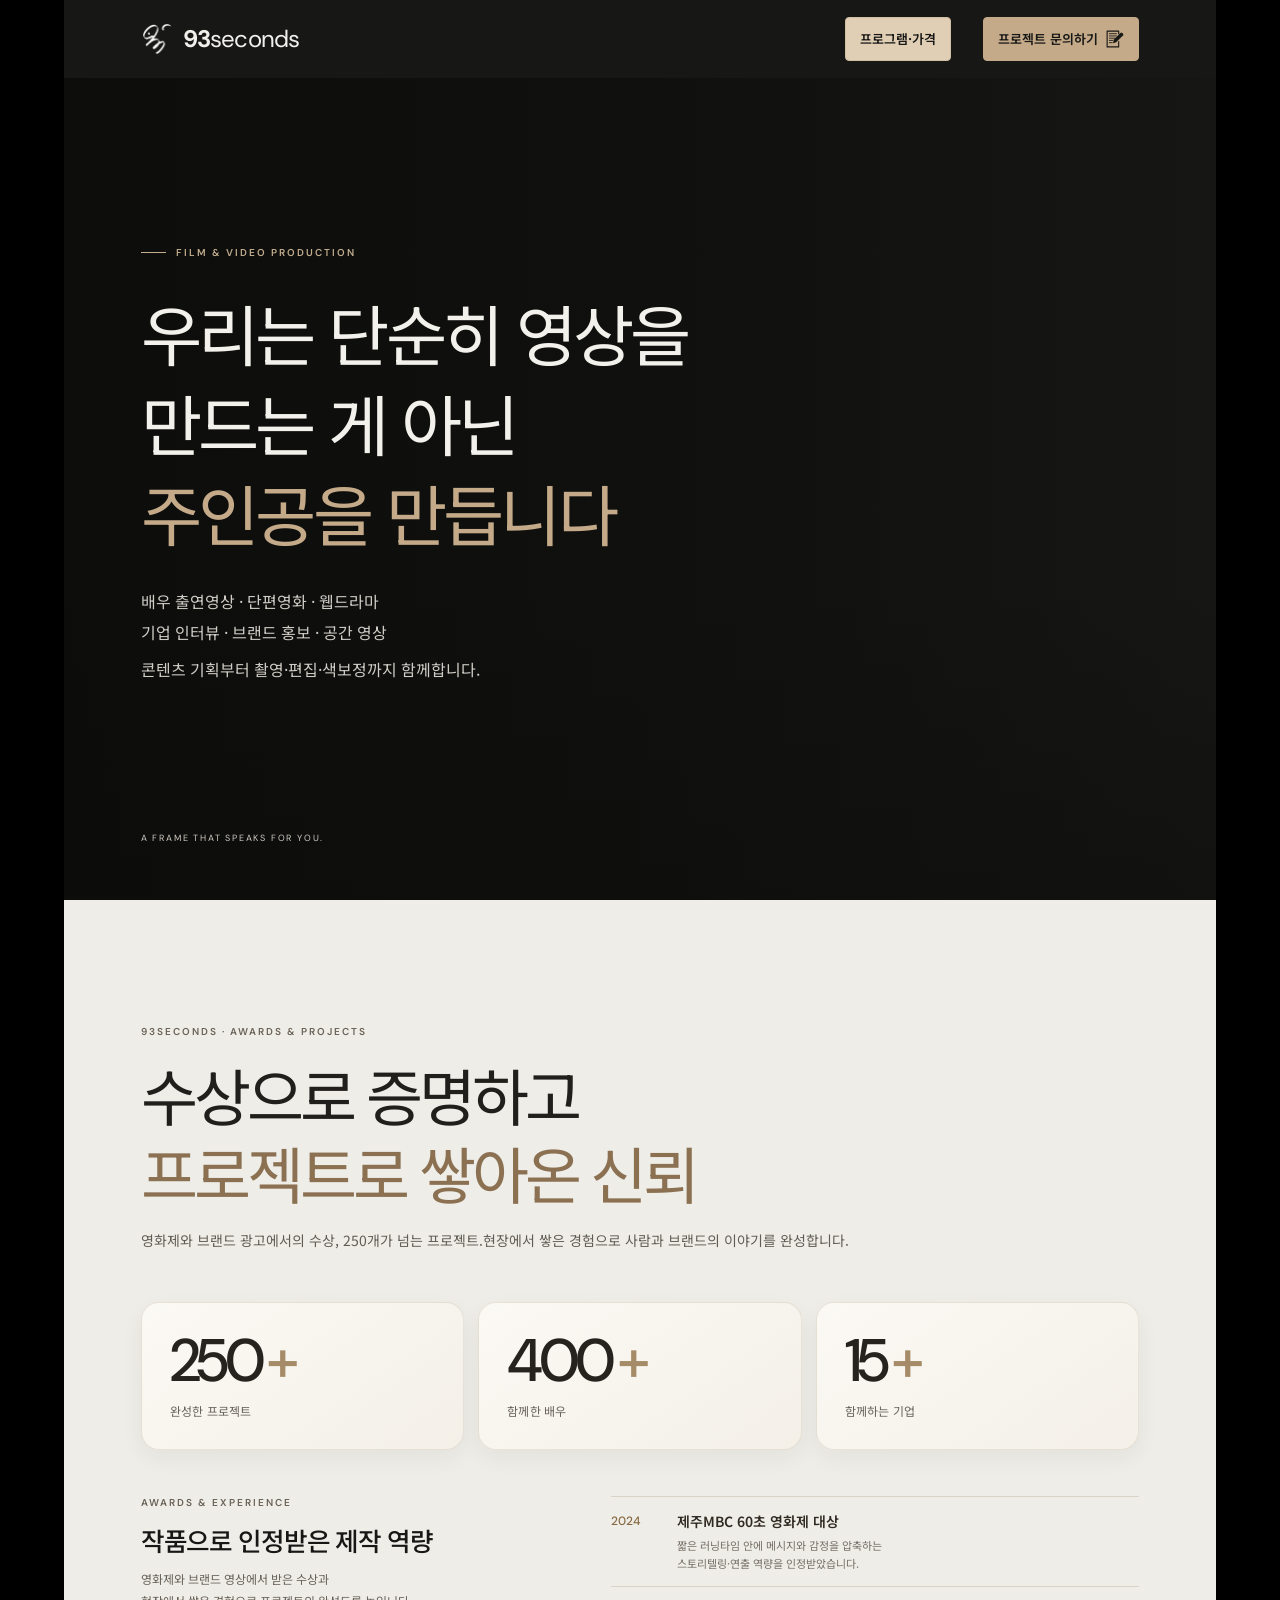
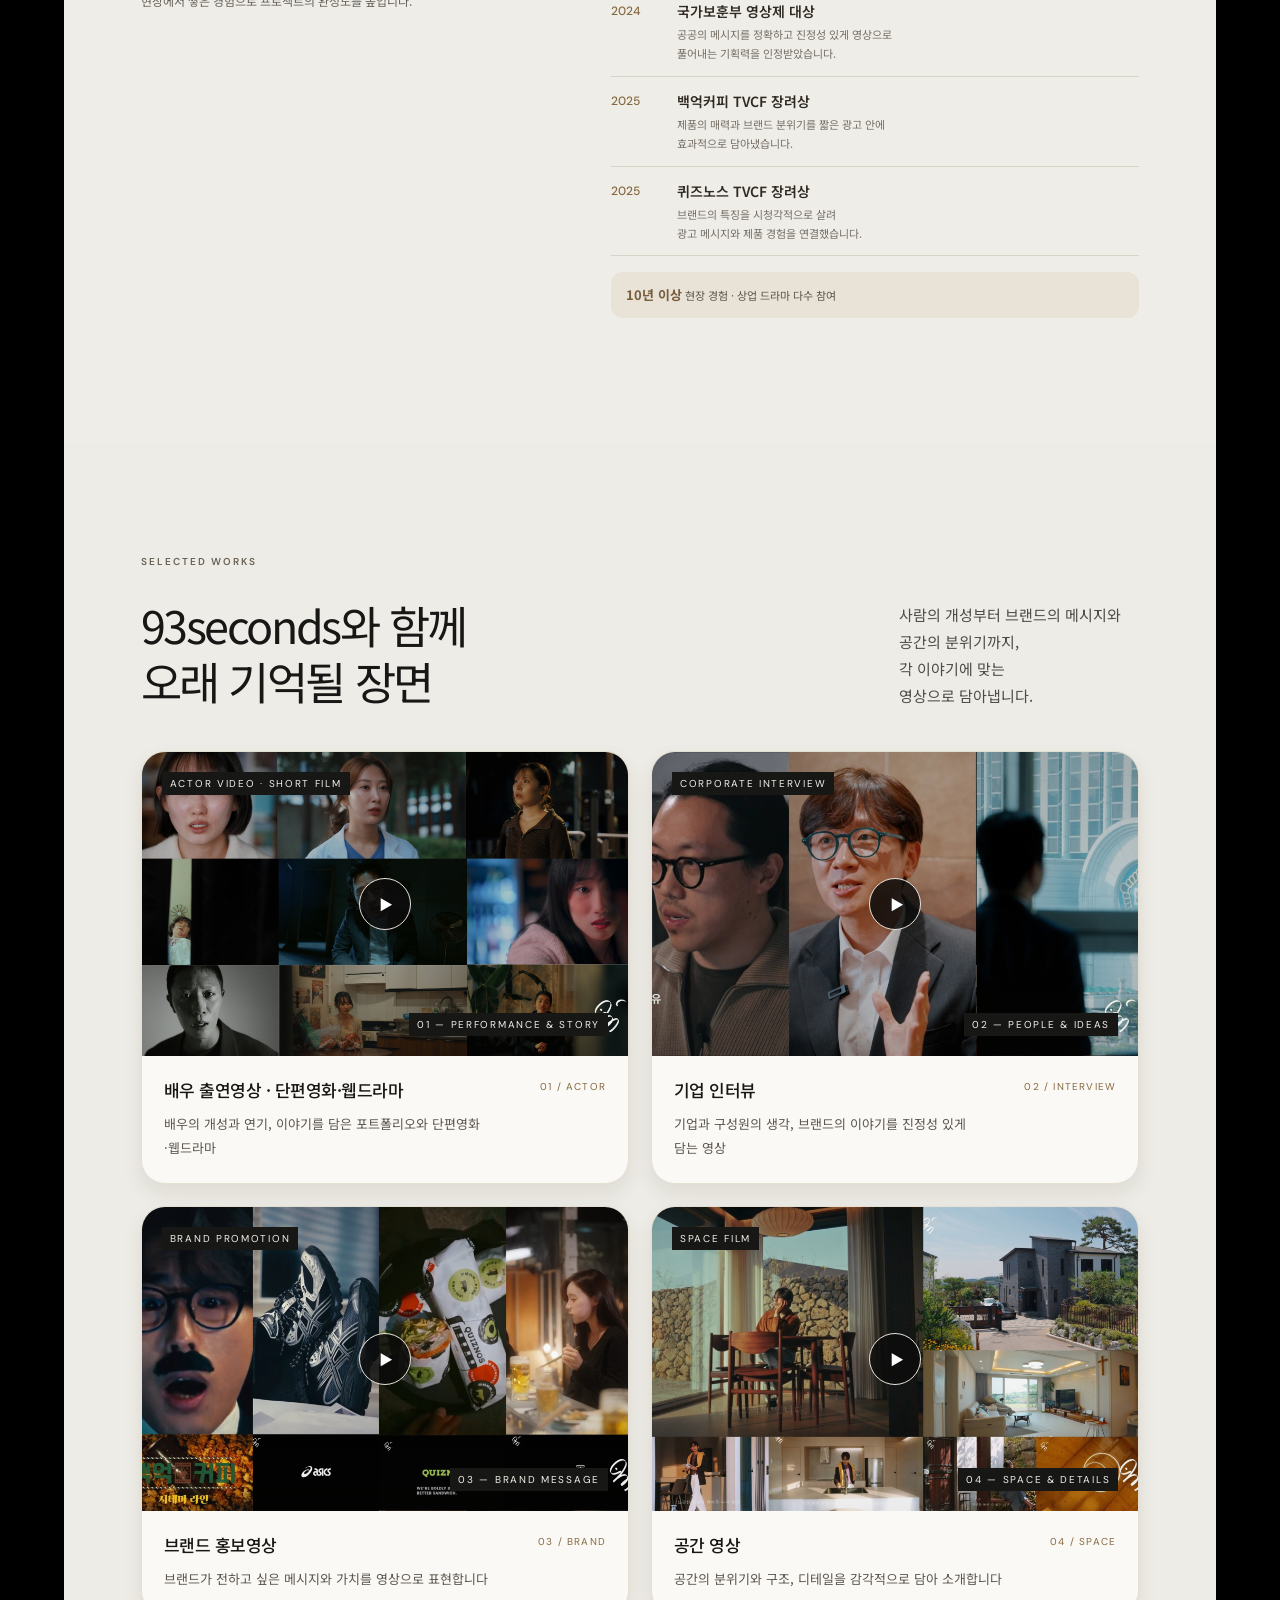
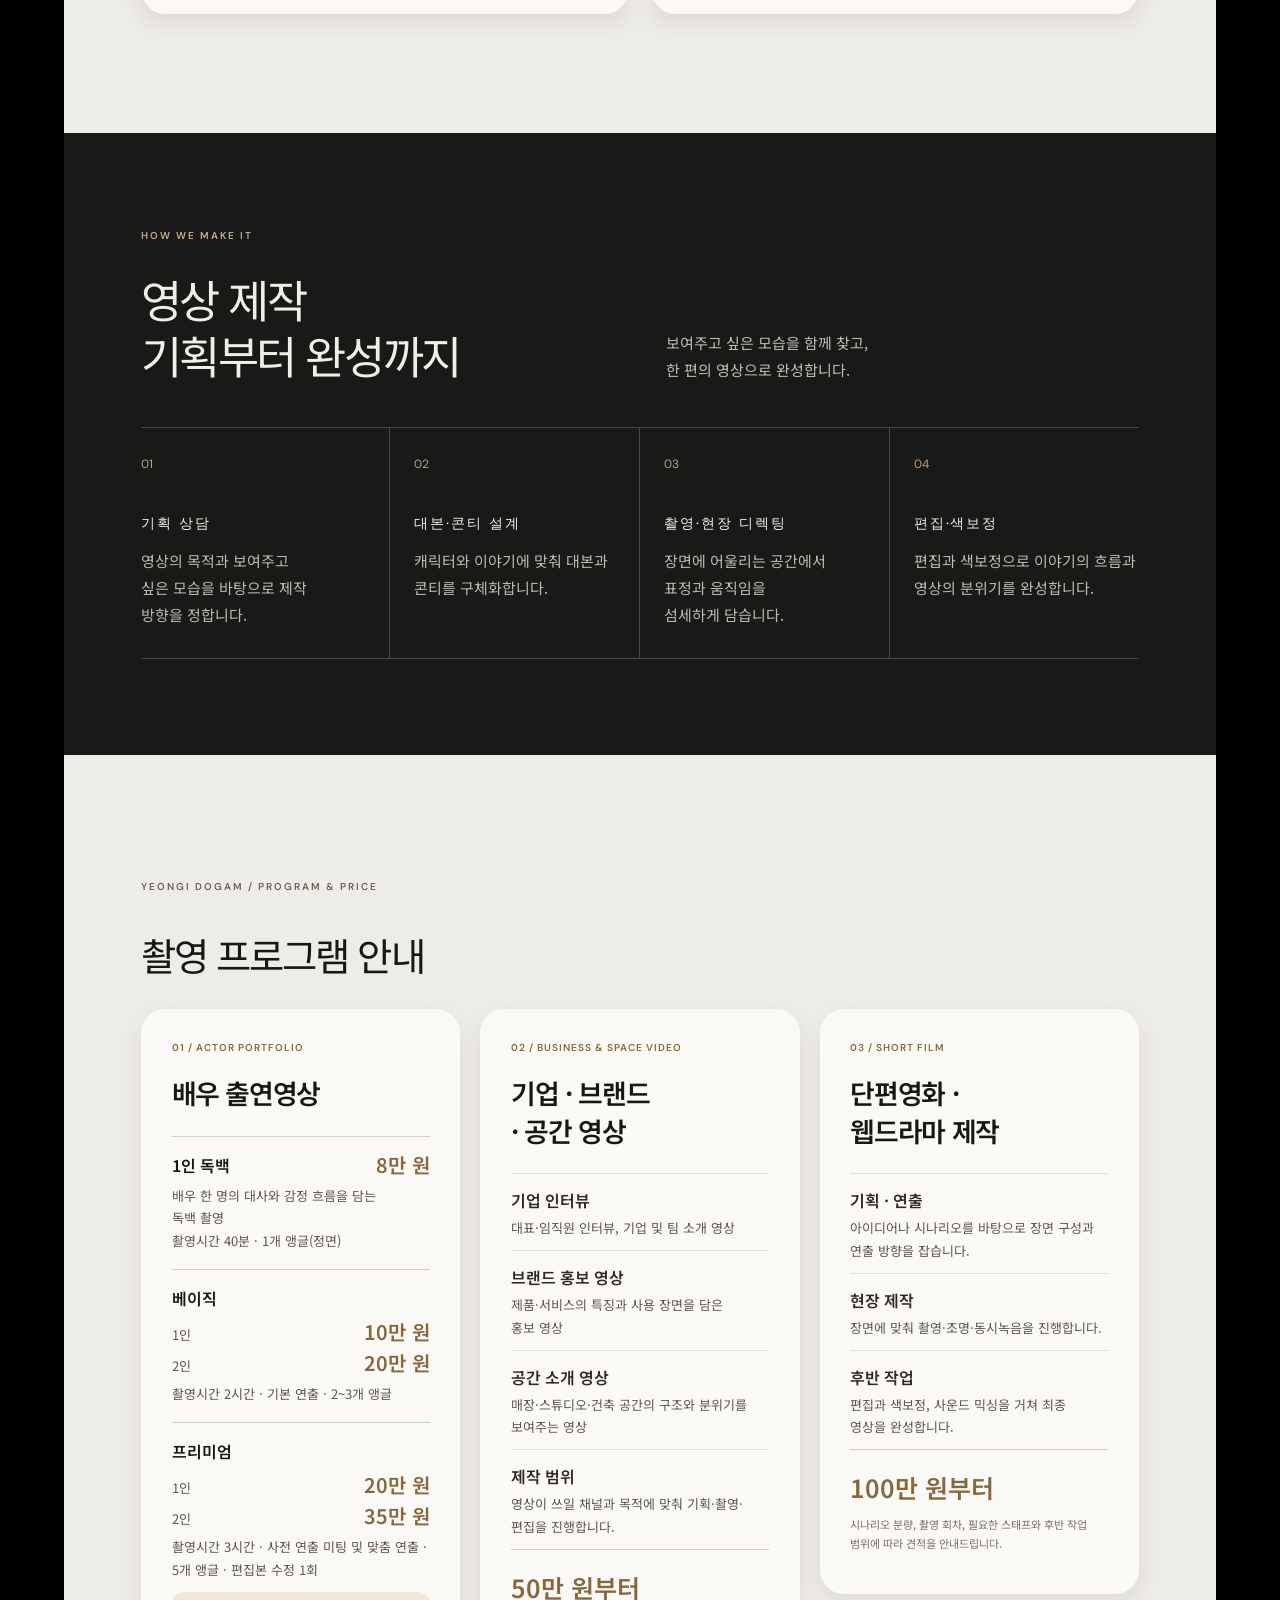
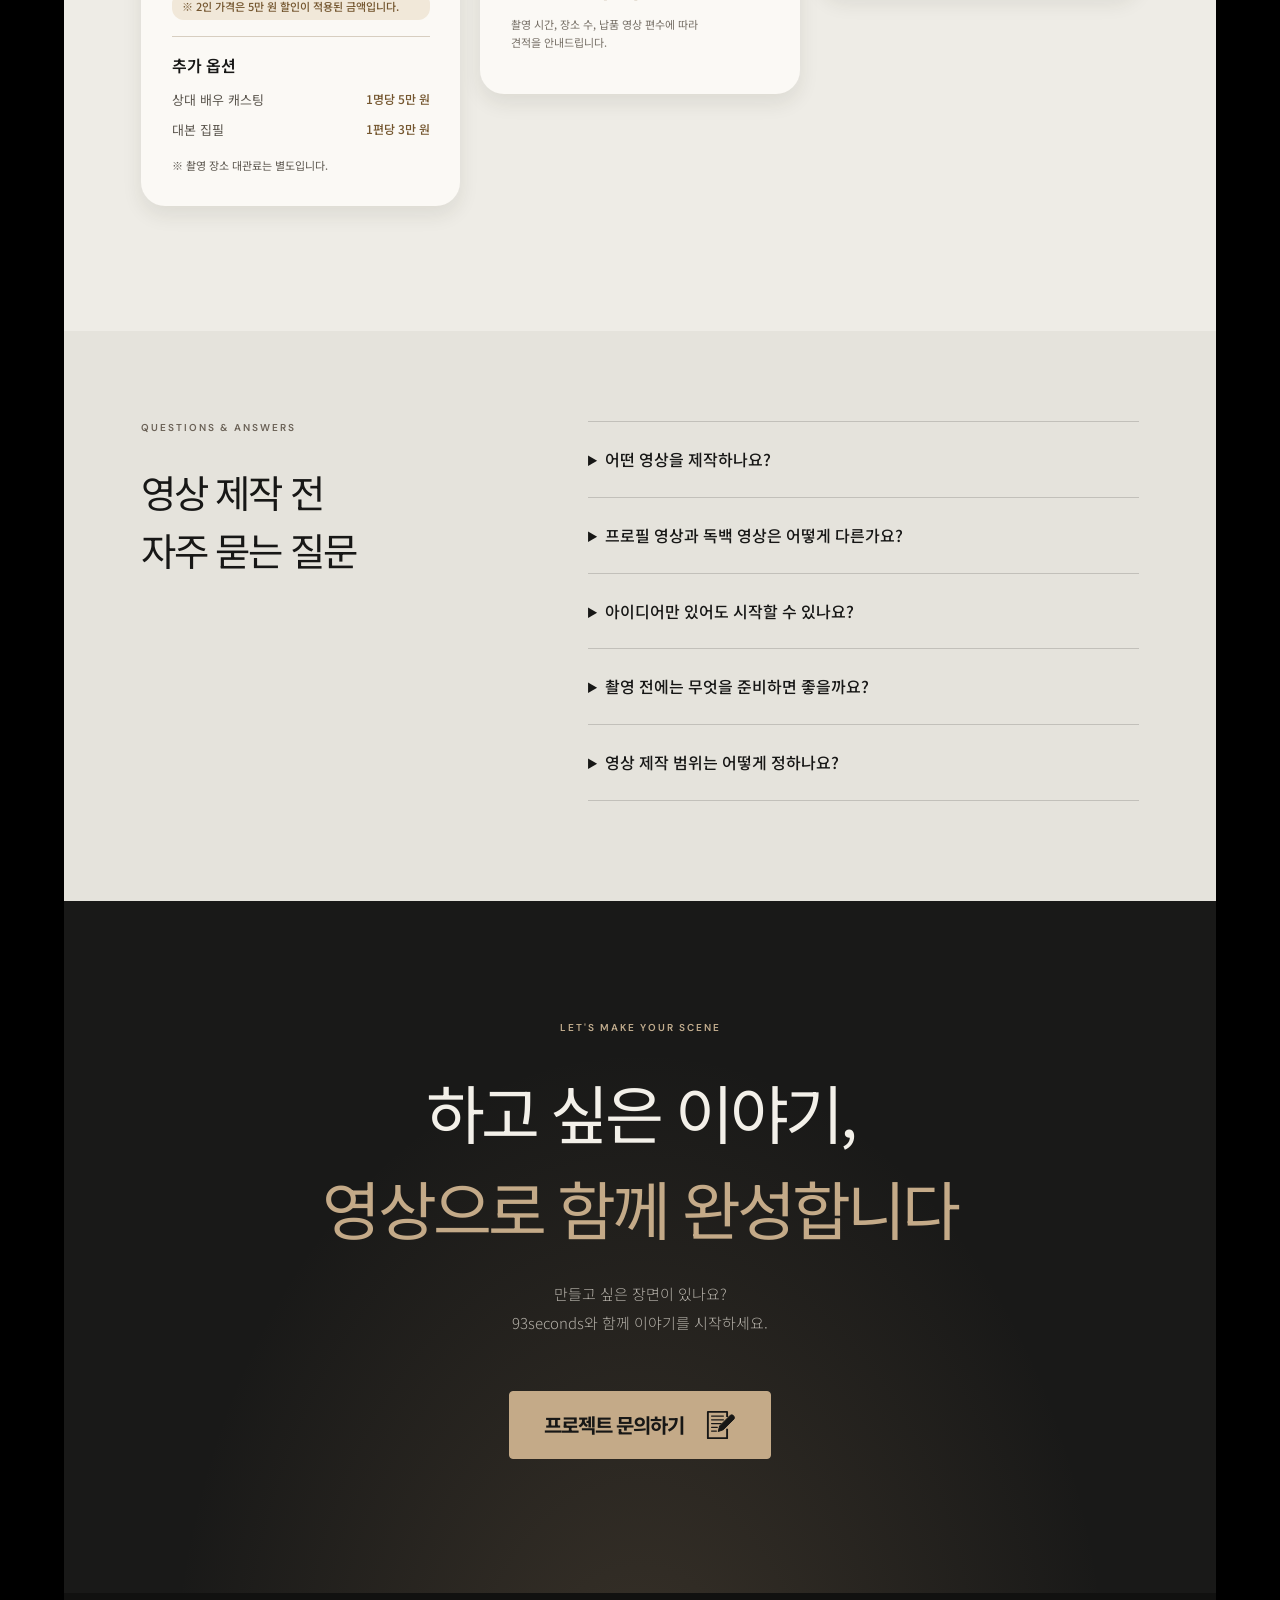
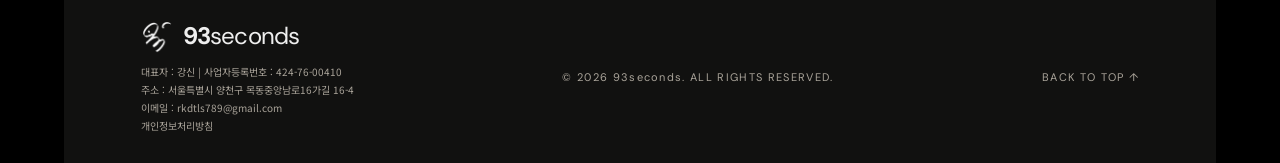
<file: index.html>
<!doctype html>
<html lang="ko" data-type="service" data-motion>
<head>
  <meta charset="utf-8">
  <!-- Google Tag Manager -->
  <script>
    window.dataLayer = window.dataLayer || [];
    (function(w,d,s,l,i){w[l].push({'gtm.start':new Date().getTime(),event:'gtm.js'});var f=d.getElementsByTagName(s)[0],j=d.createElement(s),dl=l!=='dataLayer'?'&l='+l:'';j.async=true;j.src='https://www.googletagmanager.com/gtm.js?id='+i+dl;f.parentNode.insertBefore(j,f);})(window,document,'script','dataLayer','GTM-MM2CS8WP');
  </script>
  <!-- End Google Tag Manager -->
  <script>
    // Start fresh visits and reloads at the hero, including Safari's restored pages.
    (() => {
      const navigation = performance.getEntriesByType('navigation')[0];
      const isReload = navigation?.type === 'reload';
      const startAtTop = isReload || !location.hash || location.hash === '#top';
      if ('scrollRestoration' in history) history.scrollRestoration = 'manual';
      if (!startAtTop) return; // Preserve deliberately shared section links.
      if (isReload && location.hash) {
        history.replaceState(history.state, '', location.pathname + location.search);
      }
      let interacted = false;
      const markInteraction = () => { interacted = true; };
      const interactionEvents = ['touchstart', 'pointerdown', 'wheel', 'keydown'];
      interactionEvents.forEach(type => addEventListener(type, markInteraction, { passive: true }));
      const resetScroll = () => {
        if (interacted) return;
        const root = document.documentElement;
        const previous = root.style.scrollBehavior;
        root.style.scrollBehavior = 'auto';
        try {
          window.scrollTo({ top: 0, left: 0, behavior: 'instant' });
        } catch {
          // Older WebViews may only accept auto/smooth.
          void root.offsetHeight;
          window.scrollTo(0, 0);
        }
        root.style.scrollBehavior = previous;
      };
      resetScroll();
      addEventListener('DOMContentLoaded', resetScroll, { once: true });
      addEventListener('pageshow', event => {
        // Only a BFCache return starts a new visit within this document.
        if (event.persisted) interacted = false;
        resetScroll();
        requestAnimationFrame(resetScroll);
      });
    })();
  </script>
  <meta name="viewport" content="width=device-width, initial-scale=1">
  <meta name="format-detection" content="telephone=no,address=no,email=no">
  <meta name="theme-color" content="#111111">
  <link rel="icon" type="image/png" href="assets/favicon.png" sizes="64x64">
  <meta name="page-type" content="service">
  <meta name="site-kind" content="other">
  <meta name="description" content="배우 출연 영상·연기도감, 단편영화·웹드라마, 기업 인터뷰, 브랜드 홍보, 공간 영상을 기획부터 촬영·편집·색보정까지 제작합니다. 배우 독백 8만 원부터, 기업·브랜드·공간 영상 50만 원부터, 단편영화·웹드라마 100만 원부터.">
  <link rel="canonical" href="https://93seconds.co.kr/">
  <meta name="google-site-verification" content="VyxayL0rVI0Q7PRUWPGeNTd9UmvBeJ8Oa9zz2C3gkRI">
  <meta name="google-site-verification" content="M8FVTDQkC4IJYE9h_Bh1Hg6TI8rUGRdKox-7gluAtPs">
  <meta property="og:type" content="website">
  <meta property="og:locale" content="ko_KR">
  <meta property="og:site_name" content="93seconds">
  <meta property="og:title" content="93seconds | 배우·단편영화·웹드라마·기업·브랜드·공간 영상 제작">
  <meta property="og:description" content="배우 출연 영상·연기도감, 단편영화·웹드라마, 기업 인터뷰, 브랜드 홍보, 공간 영상을 기획부터 촬영·편집·색보정까지 제작합니다. 배우 독백 8만 원부터, 기업·브랜드·공간 영상 50만 원부터, 단편영화·웹드라마 100만 원부터.">
  <meta property="og:url" content="https://93seconds.co.kr/">
  <script type="application/ld+json">
  {
    "@context": "https://schema.org",
    "@type": "Organization",
    "@id": "https://93seconds.co.kr/#organization",
    "name": "93seconds",
    "url": "https://93seconds.co.kr/",
    "description": "배우 출연 영상·연기도감, 단편영화·웹드라마, 기업 인터뷰, 브랜드 홍보, 공간 영상을 기획부터 촬영·편집·색보정까지 제작합니다. 배우 독백 8만 원부터, 기업·브랜드·공간 영상 50만 원부터, 단편영화·웹드라마 100만 원부터.",
    "logo": {
      "@type": "ImageObject",
      "url": "https://93seconds.co.kr/assets/brand-logo-search.svg",
      "contentUrl": "https://93seconds.co.kr/assets/brand-logo-search.svg",
      "width": 260,
      "height": 260
    },
    "email": "rkdtls789@gmail.com"
  }
  </script>
  <script type="application/ld+json">
  {
    "@context": "https://schema.org",
    "@type": "FAQPage",
    "mainEntity": [
      {
        "@type": "Question",
        "name": "어떤 영상을 제작하나요?",
        "acceptedAnswer": {"@type": "Answer", "text": "배우 영상·연기도감, 단편영화·웹드라마, 기업 인터뷰, 브랜드 홍보, 공간 영상을 제작합니다. 콘셉트 기획부터 촬영·편집·색보정까지 영상의 목적에 맞춰 함께합니다. 프로그램·가격표에서 자세한 내용을 확인할 수 있습니다."}
      },
      {
        "@type": "Question",
        "name": "프로필 영상과 독백 영상은 어떻게 다른가요?",
        "acceptedAnswer": {"@type": "Answer", "text": "프로필 영상은 배우의 이미지와 연기 폭을 소개하고, 독백 영상은 한 인물의 감정과 표현력을 장면으로 보여줍니다. 작품 출연 영상은 배우가 보여주고 싶은 캐릭터와 연기 장면에 초점을 둡니다."}
      },
      {
        "@type": "Question",
        "name": "아이디어만 있어도 시작할 수 있나요?",
        "acceptedAnswer": {"@type": "Answer", "text": "네. 보여주고 싶은 이미지나 캐릭터를 바탕으로 콘셉트와 대본을 함께 구체화합니다. 기획부터 편집까지의 흐름은 영상 제작 과정을 참고해 주세요."}
      },
      {
        "@type": "Question",
        "name": "촬영 전에는 무엇을 준비하면 좋을까요?",
        "acceptedAnswer": {"@type": "Answer", "text": "영상의 활용 목적, 희망 일정과 예산, 참고 영상이나 링크를 정리해 주세요. 준비된 대본이나 콘셉트가 있다면 함께 검토해 제작 방향을 정합니다."}
      },
      {
        "@type": "Question",
        "name": "영상 제작 범위는 어떻게 정하나요?",
        "acceptedAnswer": {"@type": "Answer", "text": "영상의 목적과 콘셉트를 먼저 살펴봅니다. 이를 바탕으로 기획, 대본·콘티, 로케이션, 촬영, 편집과 색보정 중 필요한 범위를 함께 정합니다."}
      }
    ]
  }
  </script>
  <script type="application/ld+json">
  {
    "@context": "https://schema.org",
    "@type": "WebSite",
    "@id": "https://93seconds.co.kr/#website",
    "url": "https://93seconds.co.kr/",
    "name": "93seconds",
    "inLanguage": "ko-KR",
    "publisher": {
      "@id": "https://93seconds.co.kr/#organization"
    }
  }
  </script>
  <title>93seconds | 배우 출연영상·단편영화·웹드라마·기업 인터뷰·브랜드·공간 영상 제작</title>
  <link rel="preconnect" href="https://fonts.googleapis.com">
  <link rel="preconnect" href="https://fonts.gstatic.com" crossorigin>
  <link href="https://fonts.googleapis.com/css2?family=DM+Sans:wght@400;500;600;700&family=Noto+Sans+KR:wght@300;400;500;600;700&display=swap" rel="stylesheet">
  <link rel="stylesheet" href="styles.css?v=20261120-award-copy-nowrap">
  <script src="analytics.js?v=20261113-traffic" defer></script>
  <meta name="meta-pixel-id" content="2733017457118360">
  <script src="meta-pixel.js?v=20261116" defer></script>
  <link rel="stylesheet" href="assets/motion/motion.css">
  <script>document.documentElement.classList.add('m-enter');setTimeout(()=>document.documentElement.classList.add('m-enter-done'),700)</script>
</head>
<body>
  <noscript><iframe src="https://www.googletagmanager.com/ns.html?id=GTM-MM2CS8WP" height="0" width="0" style="display:none;visibility:hidden"></iframe></noscript>
  <a class="skip-link" href="#main-content">본문 바로가기</a>
  <header class="site-header">
    <a class="wordmark" href="#top" aria-label="93seconds 홈"><img class="brand-mark" src="assets/brand-mark-white.png" alt="" aria-hidden="true" width="32" height="32"><span><strong>93</strong>seconds</span></a>
    <nav class="pricing-nav" aria-label="주요 메뉴"><a class="pricing-nav-link" href="#programs">프로그램·가격</a>
    <a class="header-cta project-cta btn" href="#contact" data-inquiry-open aria-haspopup="dialog" aria-controls="inquiry-dialog">프로젝트 문의하기 <img class="inquiry-icon" src="assets/icons/project-inquiry.svg" alt="" width="24" height="24" aria-hidden="true"></a>
    </nav>
  </header>

  <main id="top">
    <section class="hero" id="main-content" tabindex="-1" data-enter aria-labelledby="hero-title">
      <div class="hero-image" data-enter-media aria-hidden="true"></div>
      <div class="hero-shade"></div>
      <div class="hero-content">
        <p class="eyebrow"><span></span> FILM &amp; VIDEO PRODUCTION</p>
        <h1 id="hero-title" data-typewriter>우리는 단순히 영상을<br>만드는 게 아닌<br><em>주인공을 만듭니다</em></h1>
        <p class="hero-copy"><span>배우 출연영상 · 단편영화 · 웹드라마<br class="hero-keyword-break">기업 인터뷰 · 브랜드 홍보 · 공간 영상</span><span>콘텐츠 기획부터 촬영·편집·색보정까지 함께합니다.</span></p>
      </div>
      <div class="hero-caption">A FRAME THAT SPEAKS FOR YOU.</div>
    </section>

    <section class="intro section-wrap" id="about" aria-labelledby="about-title">
      <div class="studio-heading">
        <p class="eyebrow dark">93SECONDS · AWARDS &amp; PROJECTS</p>
        <h2 id="about-title">수상으로 증명하고<br class="studio-title-break"><em>프로젝트로 쌓아온 신뢰</em></h2>
        <p>영화제와 브랜드 광고에서의 수상, 250개가 넘는 프로젝트.<br class="studio-heading-break">현장에서 쌓은 경험으로 사람과 브랜드의 이야기를 완성합니다.</p>
      </div>
      <div class="studio-proof" aria-label="93seconds 주요 성과와 수상 경력">
        <div class="studio-stats" aria-label="프로젝트 및 파트너 성과">
          <div class="studio-stat"><strong>250<span>+</span></strong><span>완성한 프로젝트</span></div>
          <div class="studio-stat"><strong>400<span>+</span></strong><span>함께한 배우</span></div>
          <div class="studio-stat"><strong>15<span>+</span></strong><span>함께하는 기업</span></div>
        </div>
        <div class="studio-awards">
          <div class="studio-awards-heading"><p class="eyebrow dark">AWARDS &amp; EXPERIENCE</p><h3>작품으로 인정받은 제작 역량</h3><p>영화제와 브랜드 영상에서 받은 수상과<br><span class="studio-awards-final-line">현장에서 쌓은 경험으로 프로젝트의 완성도를 높입니다.</span></p></div>
          <ul class="studio-award-list">
            <li><span class="studio-award-year">2024</span><div><strong>제주MBC 60초 영화제 대상</strong><small>짧은 러닝타임 안에 메시지와 감정을 압축하는<br>스토리텔링·연출 역량을 인정받았습니다.</small></div></li>
            <li><span class="studio-award-year">2024</span><div><strong>국가보훈부 영상제 대상</strong><small>공공의 메시지를 정확하고 진정성 있게 영상으로<br>풀어내는 기획력을 인정받았습니다.</small></div></li>
            <li><span class="studio-award-year">2025</span><div><strong>백억커피 TVCF 장려상</strong><small>제품의 매력과 브랜드 분위기를 짧은 광고 안에<br>효과적으로 담아냈습니다.</small></div></li>
            <li><span class="studio-award-year">2025</span><div><strong>퀴즈노스 TVCF 장려상</strong><small>브랜드의 특징을 시청각적으로 살려<br>광고 메시지와 제품 경험을 연결했습니다.</small></div></li>
          </ul>
          <p class="studio-experience"><strong>10년 이상</strong> 현장 경험 · 상업 드라마 다수 참여</p>
        </div>
      </div>
    </section>

    <section class="works section-wrap" id="works" aria-labelledby="works-title">
      <div class="section-heading">
        <div><p class="eyebrow dark">SELECTED WORKS</p><h2 id="works-title"><span class="heading-line">93seconds와 함께</span><span class="heading-line">오래 기억될 장면</span></h2></div>
        <p class="section-note">사람의 개성부터 브랜드의 메시지와 공간의 분위기까지,<br>각 이야기에 맞는 영상으로 담아냅니다.</p>
      </div>
      <div class="work-grid">
        <article class="work-card card">
          <button class="work-visual" type="button" data-video="https://res.cloudinary.com/ucqk9vgu/video/upload/v1794796452/ACT.mp4" data-video-description="배우 연기와 단편영화·웹드라마 장면을 담은 영상입니다." aria-label="배우 영상 및 단편영화·웹드라마 재생">
            <img src="assets/works/short-film-scenes.png" alt="" width="2048" height="1152" loading="lazy" decoding="async">
            <span class="play-button" aria-hidden="true">▶</span><span class="visual-label">ACTOR VIDEO · SHORT FILM</span><span class="visual-bottom">01 — PERFORMANCE &amp; STORY</span>
          </button>
          <div class="work-meta"><div><h3>배우 출연영상 · 단편영화·웹드라마</h3><p>배우의 개성과 연기, 이야기를 담은 포트폴리오와 단편영화·웹드라마</p></div><span>01 / ACTOR</span></div>
        </article>
        <article class="work-card card">
          <button class="work-visual" type="button" data-video="https://res.cloudinary.com/ucqk9vgu/video/upload/v1795014493/93seconds_interview.mp4" data-video-description="기업 인터뷰 영상입니다." aria-label="기업 인터뷰 영상 재생">
            <img src="assets/works/corporate-interview.jpg" alt="93seconds 기업 인터뷰 쇼릴" width="2048" height="1152" loading="lazy" decoding="async">
            <span class="play-button" aria-hidden="true">▶</span><span class="visual-label">CORPORATE INTERVIEW</span><span class="visual-bottom">02 — PEOPLE &amp; IDEAS</span>
          </button>
          <div class="work-meta"><div><h3>기업 인터뷰</h3><p>기업과 구성원의 생각, 브랜드의 이야기를 진정성 있게 담는 영상</p></div><span>02 / INTERVIEW</span></div>
        </article>
        <article class="work-card card">
          <button class="work-visual" type="button" data-video="https://res.cloudinary.com/ucqk9vgu/video/upload/v1795014509/93seconds_branding.mp4" data-video-description="브랜드 홍보영상입니다." aria-label="브랜드 홍보영상 재생">
            <img src="assets/works/brand-showreel.jpg" alt="93seconds 브랜드 홍보영상 쇼릴" width="2048" height="1152" loading="lazy" decoding="async">
            <span class="play-button" aria-hidden="true">▶</span><span class="visual-label">BRAND PROMOTION</span><span class="visual-bottom">03 — BRAND MESSAGE</span>
          </button>
          <div class="work-meta"><div><h3>브랜드 홍보영상</h3><p>브랜드가 전하고 싶은 메시지와 가치를 영상으로 표현합니다</p></div><span>03 / BRAND</span></div>
        </article>
        <article class="work-card card">
          <button class="work-visual" type="button" data-video="https://res.cloudinary.com/ucqk9vgu/video/upload/v1795014430/93seconds_space.mp4" data-video-description="공간 영상입니다." aria-label="공간영상 재생">
            <img src="assets/works/space-film.jpg" alt="93seconds 공간영상 쇼릴" width="2048" height="1152" loading="lazy" decoding="async">
            <span class="play-button" aria-hidden="true">▶</span><span class="visual-label">SPACE FILM</span><span class="visual-bottom">04 — SPACE &amp; DETAILS</span>
          </button>
          <div class="work-meta"><div><h3>공간 영상</h3><p>공간의 분위기와 구조, 디테일을 감각적으로 담아 소개합니다</p></div><span>04 / SPACE</span></div>
        </article>
      </div>
    </section>

    <section class="process" id="process" aria-labelledby="process-title">
      <div class="process-inner">
        <div class="process-heading"><p class="eyebrow">HOW WE MAKE IT</p><h2 id="process-title"><span class="heading-line">영상 제작</span><span class="heading-line">기획부터 완성까지</span></h2><p class="process-lead">보여주고 싶은 모습을 함께 찾고,<br class="copy-break">한 편의 영상으로 완성합니다.</p></div>
        <ol class="steps">
          <li class="step"><span aria-hidden="true">01</span><div><h3>기획 상담</h3><p>영상의 목적과 보여주고 싶은 모습을 바탕으로 제작 방향을 정합니다.</p></div></li>
          <li class="step"><span aria-hidden="true">02</span><div><h3>대본·콘티 설계</h3><p>캐릭터와 이야기에 맞춰 대본과 콘티를 구체화합니다.</p></div></li>
          <li class="step"><span aria-hidden="true">03</span><div><h3>촬영·현장 디렉팅</h3><p>장면에 어울리는 공간에서 표정과 움직임을 섬세하게 담습니다.</p></div></li>
          <li class="step"><span aria-hidden="true">04</span><div><h3>편집·색보정</h3><p>편집과 색보정으로 이야기의 흐름과 영상의 분위기를 완성합니다.</p></div></li>
        </ol>
      </div>
    </section>

    <section class="program-preview section-wrap" id="programs" aria-labelledby="programs-title">
      <p class="eyebrow dark">YEONGI DOGAM / PROGRAM &amp; PRICE</p>
      <div class="program-preview-heading"><h2 id="programs-title">촬영 프로그램 안내</h2></div>
      <div class="program-preview-grid">
        <article aria-labelledby="actor-title"><p class="program-card-index">01 / ACTOR PORTFOLIO</p><h3 id="actor-title">배우 출연영상</h3>
          <section class="actor-plan" aria-labelledby="monologue-title">
            <h4 id="monologue-title">1인 독백</h4>
            <p class="actor-price">8만 원</p>
            <p>배우 한 명의 대사와 감정 흐름을 담는 독백 촬영<br>촬영시간 40분 · 1개 앵글(정면)</p>
          </section>
          <section class="actor-plan" aria-labelledby="basic-title">
            <h4 id="basic-title">베이직</h4>
            <dl class="actor-prices"><div><dt>1인</dt><dd>10만 원</dd></div><div><dt>2인</dt><dd>20만 원</dd></div></dl>
            <p>촬영시간 2시간 · 기본 연출 · 2~3개 앵글</p>
          </section>
          <section class="actor-plan" aria-labelledby="premium-title">
            <h4 id="premium-title">프리미엄</h4>
            <dl class="actor-prices"><div><dt>1인</dt><dd>20만 원</dd></div><div><dt>2인</dt><dd>35만 원</dd></div></dl>
            <p>촬영시간 3시간 · 사전 연출 미팅 및 맞춤 연출 · 5개 앵글 · 편집본 수정 1회</p>
            <p class="actor-discount">※ 2인 가격은 5만 원 할인이 적용된 금액입니다.</p>
          </section>
          <section class="actor-options" aria-labelledby="options-title">
            <h4 id="options-title">추가 옵션</h4>
            <dl><div><dt>상대 배우 캐스팅</dt><dd>1명당 5만 원</dd></div><div><dt>대본 집필</dt><dd>1편당 3만 원</dd></div></dl>
          </section>
          <p class="pricing-location">※ 촬영 장소 대관료는 별도입니다.</p>
        </article>
        <article aria-labelledby="brand-title"><p class="program-card-index">02 / BUSINESS &amp; SPACE VIDEO</p><h3 id="brand-title">기업 · 브랜드 · 공간 영상</h3>
          <section class="program-detail"><h4>기업 인터뷰</h4><p>대표·임직원 인터뷰, 기업 및 팀 소개 영상</p></section>
          <section class="program-detail"><h4>브랜드 홍보 영상</h4><p>제품·서비스의 특징과 사용 장면을 담은 홍보 영상</p></section>
          <section class="program-detail"><h4>공간 소개 영상</h4><p>매장·스튜디오·건축 공간의 구조와 분위기를 보여주는 영상</p></section>
          <section class="program-detail"><h4>제작 범위</h4><p>영상이 쓰일 채널과 목적에 맞춰 기획·촬영·편집을 진행합니다.</p></section>
          <p class="program-pending">50만 원부터</p><p class="program-price-note">촬영 시간, 장소 수, 납품 영상 편수에 따라 견적을 안내드립니다.</p>
        </article>
        <article aria-labelledby="film-title"><p class="program-card-index">03 / SHORT FILM</p><h3 id="film-title">단편영화 · 웹드라마 제작</h3>
          <section class="program-detail"><h4>기획 · 연출</h4><p>아이디어나 시나리오를 바탕으로 장면 구성과 연출 방향을 잡습니다.</p></section>
          <section class="program-detail"><h4>현장 제작</h4><p>장면에 맞춰 촬영·조명·동시녹음을 진행합니다.</p></section>
          <section class="program-detail"><h4>후반 작업</h4><p>편집과 색보정, 사운드 믹싱을 거쳐 최종 영상을 완성합니다.</p></section>
          <p class="program-pending">100만 원부터</p><p class="program-price-note">시나리오 분량, 촬영 회차, 필요한 스태프와 후반 작업 범위에 따라 견적을 안내드립니다.</p>
        </article>
      </div>
    </section>

    <section class="faq section-wrap" id="faq" aria-labelledby="faq-title">
      <div class="faq-heading"><p class="eyebrow dark">QUESTIONS &amp; ANSWERS</p>
      <h2 id="faq-title"><span class="heading-line">영상 제작 전</span><span class="heading-line">자주 묻는 질문</span></h2></div>
      <div class="faq-list">
        <details>
          <summary>어떤 영상을 제작하나요?</summary>
          <p>배우 영상·연기도감, 단편영화·웹드라마, 기업 인터뷰, 브랜드 홍보, 공간 영상을 제작합니다. 콘셉트 기획부터 촬영·편집·색보정까지 영상의 목적에 맞춰 함께합니다. <a href="#programs">프로그램·가격표</a>에서 내용을 확인할 수 있습니다.</p>
        </details>
        <details>
          <summary>프로필 영상과 독백 영상은 어떻게 다른가요?</summary>
          <p>프로필 영상은 배우의 이미지와 연기 폭을 소개하고, 독백 영상은 한 인물의 감정과 표현력을 장면으로 보여줍니다. 작품 출연 영상은 배우가 보여주고 싶은 캐릭터와 연기 장면에 초점을 둡니다.</p>
        </details>
        <details>
          <summary>아이디어만 있어도 시작할 수 있나요?</summary>
          <p>네. 보여주고 싶은 이미지나 캐릭터를 바탕으로 콘셉트와 대본을 함께 구체화합니다. 기획부터 편집까지의 흐름은 <a href="#process">영상 제작 과정</a>을 참고해 주세요.</p>
        </details>
        <details>
          <summary>촬영 전에는 무엇을 준비하면 좋을까요?</summary>
          <p>영상의 활용 목적, 희망 일정과 예산, 참고 영상이나 링크를 정리해 주세요. 준비된 대본이나 콘셉트가 있다면 함께 검토해 제작 방향을 정합니다.</p>
        </details>
        <details>
          <summary>영상 제작 범위는 어떻게 정하나요?</summary>
          <p>영상의 목적과 콘셉트를 먼저 살펴봅니다. 이를 바탕으로 기획, 대본·콘티, 로케이션, 촬영, 편집과 색보정 중 필요한 범위를 함께 정합니다.</p>
        </details>
      </div>
    </section>

    <section class="contact" id="contact" aria-labelledby="contact-title">
      <div class="contact-bg"></div>
      <div class="contact-content">
        <p class="eyebrow">LET'S MAKE YOUR SCENE</p>
        <h2 id="contact-title">하고 싶은 이야기,<br><em>영상으로 함께 완성합니다</em></h2>
        <p>만들고 싶은 장면이 있나요?<br class="copy-break">93seconds와 함께 이야기를 시작하세요.</p>
        <a class="contact-link project-cta btn" href="#contact" id="contact-mail" data-inquiry-open aria-haspopup="dialog" aria-controls="inquiry-dialog">프로젝트 문의하기 <img class="inquiry-icon" src="assets/icons/project-inquiry.svg" alt="" width="24" height="24" aria-hidden="true"></a>
        <noscript><p>문의 양식을 이용하려면 브라우저에서 자바스크립트를 켜 주세요.</p></noscript>
      </div>
    </section>
  </main>

  <footer class="footer">
    <div class="footer-brand">
      <a class="wordmark footer-mark" href="#top" aria-label="93seconds 홈"><img class="brand-mark" src="assets/brand-mark-white.png" alt="" aria-hidden="true" width="32" height="32"><span><strong>93</strong>seconds</span></a>
      <address class="footer-business">
        <span>대표자 : 강신 | 사업자등록번호 : 424-76-00410</span>
        <span>주소 : 서울특별시 양천구 목동중앙남로16가길 16-4</span>
        <span>이메일 : <a href="mailto:rkdtls789@gmail.com">rkdtls789@gmail.com</a></span>
        <span><a href="/privacy-policy/">개인정보처리방침</a></span>
      </address>
    </div>
    <p>© <span id="year"></span> 93seconds. ALL RIGHTS RESERVED.</p>
    <a href="#top">BACK TO TOP ↑</a>
  </footer>

  <dialog class="inquiry-dialog" id="inquiry-dialog" aria-labelledby="inquiry-title" aria-describedby="inquiry-description">
    <div class="inquiry-shell">
      <header class="inquiry-header">
        <span class="wordmark"><span><strong>93</strong>seconds</span></span>
        <button class="inquiry-close" type="button" data-inquiry-close aria-label="문의 창 닫기">닫기 <span aria-hidden="true">×</span></button>
      </header>
      <div class="inquiry-body">
        <div class="inquiry-intro">
          <p class="eyebrow dark">LET’S MAKE YOUR SCENE</p>
          <h2 id="inquiry-title" tabindex="-1">어떤 장면을<br>만들고 싶으신가요?</h2>
          <p id="inquiry-description">아직 구체적인 계획이 없어도 괜찮습니다.<br class="copy-break">떠오르는 이야기부터 편하게 들려주세요.</p>
        </div>
        <p class="inquiry-notice" id="inquiry-availability" role="status">온라인 문의 접수를 준비하고 있습니다. 지금은 작성 내용을 전송할 수 없습니다.</p>
        <form id="inquiry-form" method="post" aria-describedby="inquiry-availability" novalidate>
          <p class="inquiry-required-note"><span aria-hidden="true">*</span> 표시된 항목은 필수입니다.</p>
          <fieldset class="inquiry-fields" id="inquiry-fields">
            <legend class="visually-hidden">프로젝트 문의 내용</legend>
            <div class="inquiry-grid">
              <div class="inquiry-field">
                <label for="inquiry-name">이름 <span aria-hidden="true">*</span></label>
                <input id="inquiry-name" name="name" type="text" autocomplete="name" maxlength="80" placeholder="성함을 알려주세요" required>
              </div>
              <div class="inquiry-field">
                <label for="inquiry-phone">전화번호 <span aria-hidden="true">*</span></label>
                <input id="inquiry-phone" name="phone" type="tel" autocomplete="tel" inputmode="tel" maxlength="32" placeholder="010-1234-5678" required>
              </div>
              <div class="inquiry-field">
                <label for="inquiry-email">이메일 <span class="inquiry-optional">(선택)</span></label>
                <input id="inquiry-email" name="email" type="email" autocomplete="email" inputmode="email" maxlength="254" placeholder="you@example.com">
              </div>
            </div>
            <div class="inquiry-field">
              <label for="inquiry-service">어떤 영상을 생각하고 계신가요? <span aria-hidden="true">*</span></label>
              <select id="inquiry-service" name="service" required>
                <option value="">제작 유형을 선택해 주세요</option>
                <option>배우 영상</option>
                <option>단편영화·웹드라마</option>
                <option>기업 인터뷰</option>
                <option>브랜드 홍보</option>
                <option>공간 영상</option>
                <option>기타</option>
              </select>
            </div>
            <div class="inquiry-field">
              <label for="inquiry-message">만들고 싶은 장면 <span aria-hidden="true">*</span></label>
              <textarea id="inquiry-message" name="message" rows="5" maxlength="3000" placeholder="영상 제작 목적, 희망 일정, 예산, 참고할 영상이나 링크를 적어주세요." aria-describedby="inquiry-message-hint" required></textarea>
              <p class="inquiry-hint" id="inquiry-message-hint">최대 3,000자까지 작성할 수 있습니다.</p>
            </div>
            <div class="inquiry-trap" aria-hidden="true">
              <label for="inquiry-website">이 항목은 비워 주세요</label>
              <input id="inquiry-website" name="_gotcha" type="text" tabindex="-1" autocomplete="off">
            </div>
            <div class="inquiry-consent">
              <label class="inquiry-checkbox" for="inquiry-consent">
                <input id="inquiry-consent" name="privacy_consent" type="checkbox" value="동의" required>
                <span>개인정보 수집·이용 및 국외 이전에 동의합니다. <span class="inquiry-required">(필수)</span></span>
              </label>
              <details class="inquiry-privacy">
                <summary>개인정보 수집·이용 안내</summary>
                <dl>
                  <div><dt>수집 항목</dt><dd>이름, 전화번호, 이메일(선택), 제작 유형, 문의 내용</dd></div>
                  <div><dt>이용 목적</dt><dd>프로젝트 상담 및 문의 답변</dd></div>
                  <div><dt>보관 기간</dt><dd id="inquiry-retention">접수 시작 전 안내 예정</dd></div>
                  <div><dt>처리 방식</dt><dd>Formspree를 통한 문의 저장 및 운영자 이메일 알림</dd></div>
                  <div><dt>국외 이전</dt><dd>Formspree, Inc. (미국 및 Formspree 운영 국가), 문의 제출 시, 문의 접수·보관 및 이메일 알림, 수집 항목 전체</dd></div>
                  <div><dt>개인정보 문의</dt><dd id="inquiry-privacy-contact">접수 시작 전 안내 예정</dd></div>
                </dl>
                <p>동의를 거부할 수 있으며, 동의하지 않으면 문의를 제출할 수 없습니다. 주민등록번호 등 민감한 정보는 입력하지 말아 주세요. 자세한 내용은 <a href="/privacy-policy/">개인정보처리방침</a>을 확인해 주세요.</p>
              </details>
            </div>
          </fieldset>
          <p class="inquiry-feedback" id="inquiry-error" role="alert" tabindex="-1" hidden></p>
          <div class="inquiry-actions">
            <button class="inquiry-submit project-cta" type="submit" id="inquiry-submit" disabled>프로젝트 문의 보내기 <img class="inquiry-icon" src="assets/icons/project-inquiry.svg" alt="" width="24" height="24"></button>
            <p class="inquiry-hint">남겨주신 이메일로 답변드리겠습니다.</p>
          </div>
        </form>
        <section class="inquiry-success" id="inquiry-success" aria-labelledby="inquiry-success-title" hidden>
          <span class="inquiry-success-mark" aria-hidden="true">✓</span>
          <p class="eyebrow dark">THANK YOU</p>
          <h3 id="inquiry-success-title" tabindex="-1">문의가 접수되었습니다</h3>
          <p>이야기를 들려주셔서 감사합니다.<br>내용을 확인하고 남겨주신 이메일로 답변드리겠습니다.</p>
          <button class="inquiry-submit project-cta" type="button" data-inquiry-close>사이트로 돌아가기</button>
          <button class="inquiry-again" type="button" id="inquiry-again">다른 문의 작성하기</button>
        </section>
      </div>
    </div>
  </dialog>
  <script src="script.js?v=20261112-inline-video"></script>
  <script type="module" src="contact.js?v=20261116-meta-lead"></script>
  <script type="module" src="assets/motion/motion.js"></script>
</body>
</html>
</file>
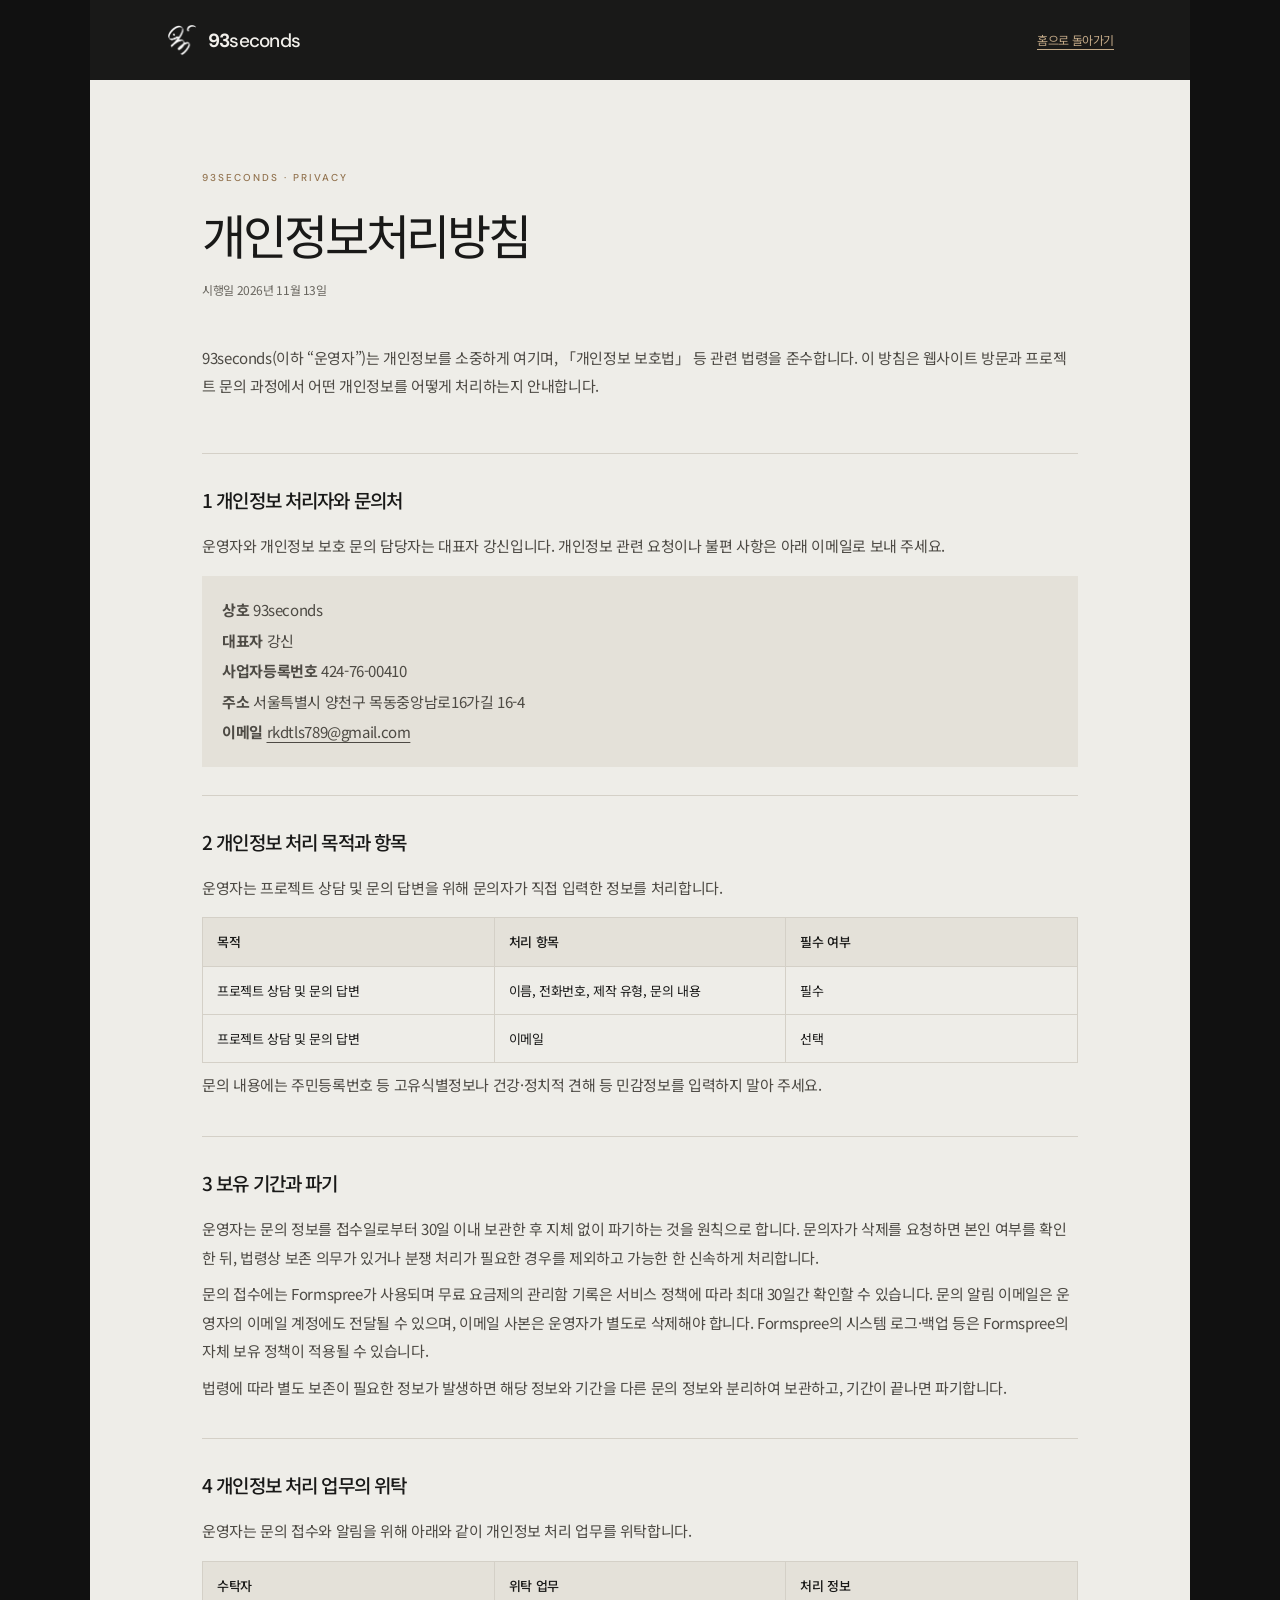
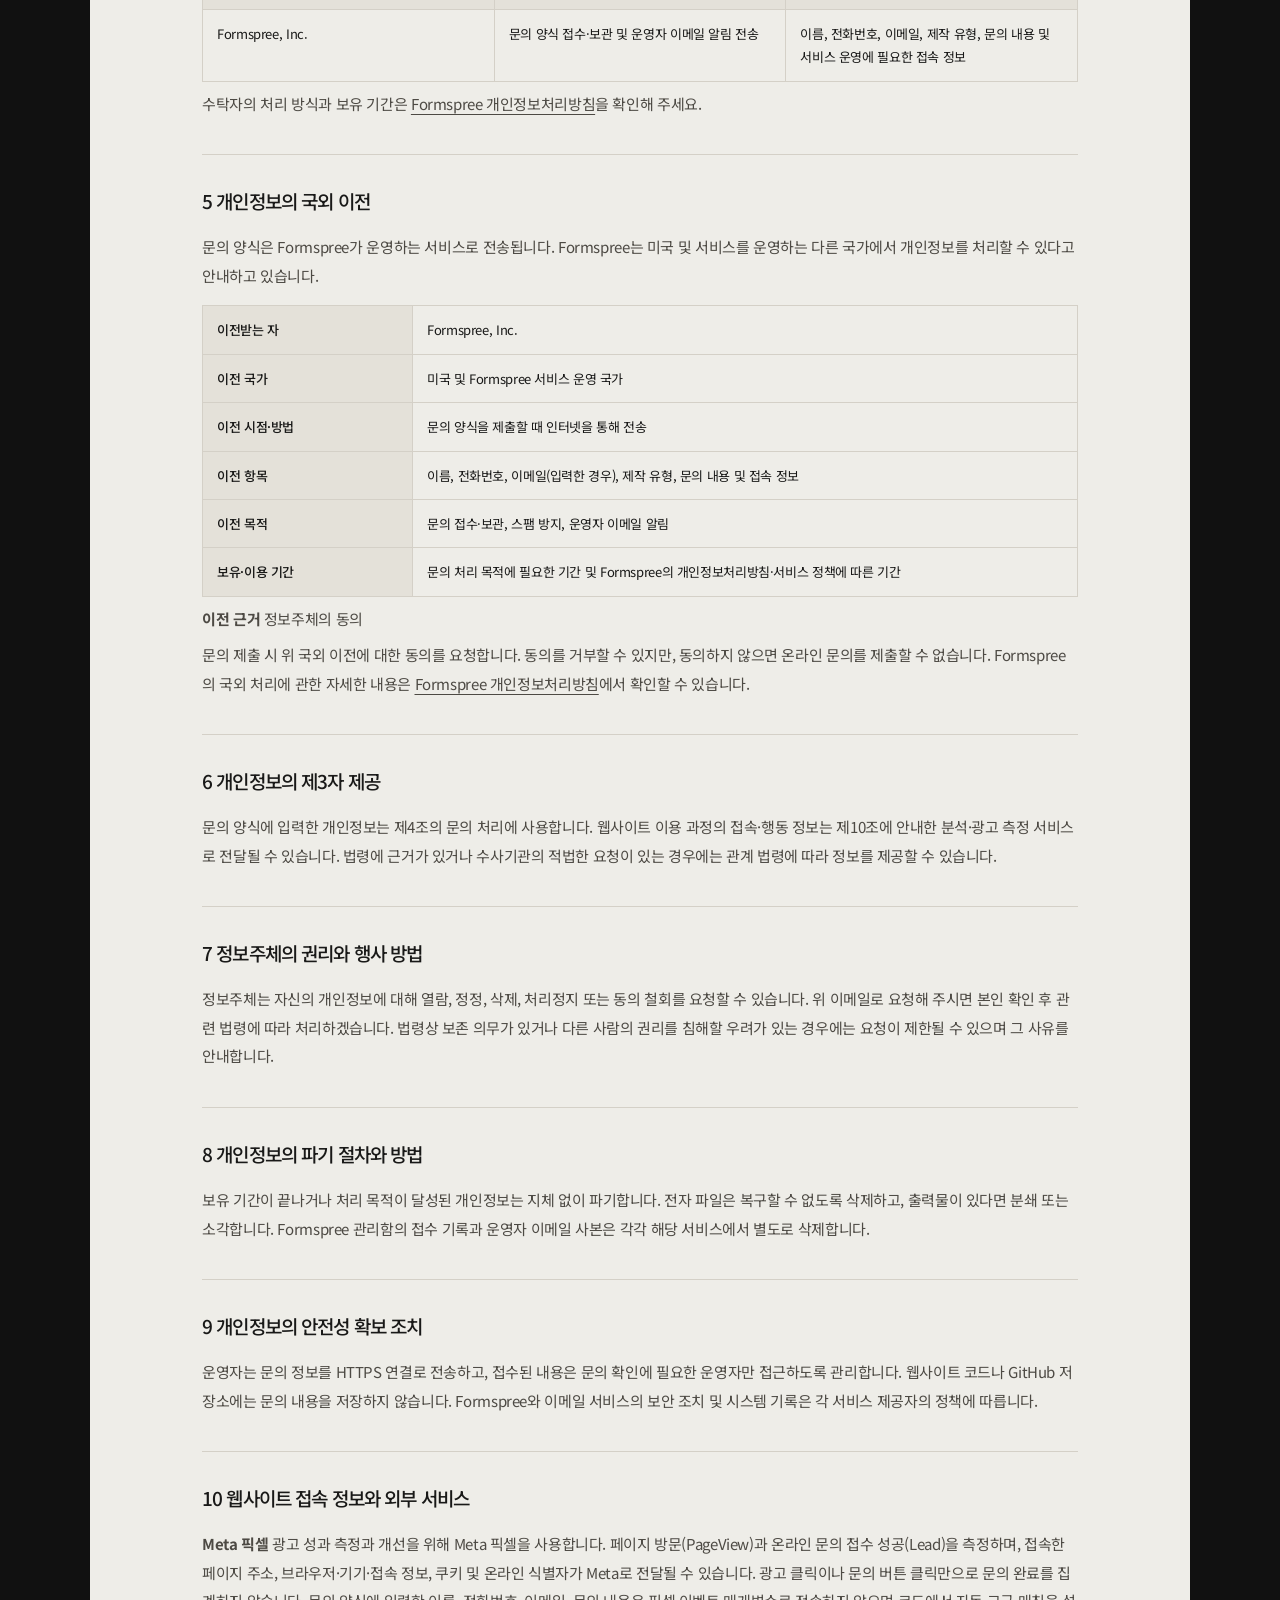
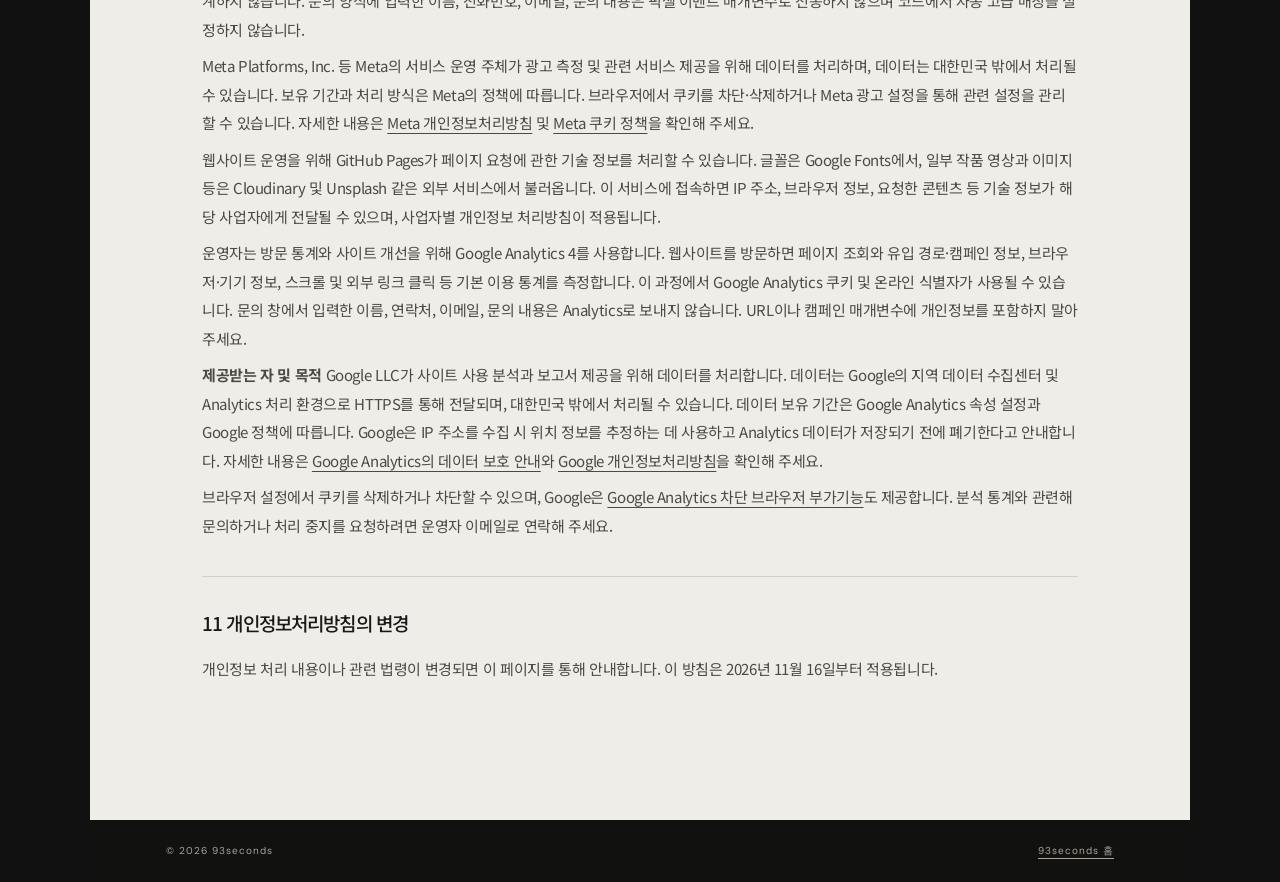
<file: privacy-policy/index.html>
<!doctype html>
<html lang="ko">
<head>
  <meta name="meta-pixel-id" content="2733017457118360">
  <script src="/meta-pixel.js?v=20261116" defer></script>
  <meta charset="utf-8">
  <meta name="viewport" content="width=device-width, initial-scale=1">
  <meta name="theme-color" content="#111111">
  <meta name="description" content="93seconds 개인정보처리방침입니다. 프로젝트 문의 정보의 수집·이용 목적과 항목, 보유 기간, 처리 위탁 및 국외 처리, 정보주체 권리와 개인정보 문의 방법을 안내합니다.">
  <link rel="canonical" href="https://93seconds.co.kr/privacy-policy/">
  <link rel="icon" type="image/png" href="../assets/favicon.png" sizes="64x64">
  <title>개인정보처리방침 | 93seconds</title>
  <link rel="preconnect" href="https://fonts.googleapis.com">
  <link rel="preconnect" href="https://fonts.gstatic.com" crossorigin>
  <link href="https://fonts.googleapis.com/css2?family=DM+Sans:wght@400;500;600&family=Noto+Sans+KR:wght@300;400;500;600&display=swap" rel="stylesheet">
  <style>
    :root{color-scheme:light;--ink:#191918;--muted:#69665f;--paper:#eeede8;--line:#d4d0c7;--gold:#92734f}
    *{box-sizing:border-box}
    html{scroll-behavior:smooth}
    body{margin:0;background:#111;color:var(--ink);font:400 15px/1.9 "Noto Sans KR",sans-serif;letter-spacing:-.025em}
    a{color:inherit;text-underline-offset:4px}
    .page{width:min(100%,1100px);min-height:100vh;margin:auto;background:var(--paper)}
    .topbar{display:flex;justify-content:space-between;align-items:center;padding:24px clamp(22px,6vw,76px);background:#191918;color:#f2f0eb}
    .brand{display:inline-flex;align-items:center;gap:10px;text-decoration:none;font:500 19px/1 "DM Sans",sans-serif;letter-spacing:-.04em}
    .brand img{width:32px;height:32px;object-fit:contain}
    .topbar>a:last-child{font-size:12px;color:#c4aa88}
    main{padding:clamp(42px,8vw,90px) clamp(22px,9vw,112px) 100px}
    .eyebrow{margin:0 0 16px;color:var(--gold);font:500 10px/1.6 "DM Sans",sans-serif;letter-spacing:.2em;text-transform:uppercase}
    h1{margin:0 0 12px;font-size:clamp(32px,5vw,48px);font-weight:400;line-height:1.35;letter-spacing:-.065em}
    .updated{margin:0 0 42px;color:var(--muted);font-size:12px}
    .intro{margin:0 0 52px;color:#4d4a44}
    section{padding:28px 0;border-top:1px solid var(--line)}
    h2{margin:0 0 14px;font-size:19px;font-weight:500;letter-spacing:-.045em}
    p{margin:8px 0;color:#4d4a44}
    ul{margin:8px 0;padding-left:22px;color:#4d4a44}
    li+li{margin-top:5px}
    .data-table{width:100%;border-collapse:collapse;margin:15px 0 6px;font-size:13px;line-height:1.8}
    .data-table th,.data-table td{padding:12px 14px;border:1px solid var(--line);text-align:left;vertical-align:top}
    .data-table th{width:24%;background:#e4e1d9;font-weight:500}
    .contact-card{margin-top:16px;padding:18px 20px;background:#e4e1d9}
    .contact-card p{margin:2px 0}
    .page-footer{display:flex;justify-content:space-between;gap:20px;padding:22px clamp(22px,6vw,76px);background:#111110;color:#a8a49c;font:10px/1.8 "DM Sans",sans-serif;letter-spacing:.1em}
    @media(max-width:600px){body{font-size:14px}.topbar{padding:18px 20px}.brand{font-size:17px}.brand img{width:28px;height:28px}.page-footer{flex-direction:column;gap:4px}.data-table th,.data-table td{padding:9px;font-size:12px}.data-table th{width:30%}}
    @media(prefers-reduced-motion:reduce){html{scroll-behavior:auto}}
  </style>
</head>
<body>
  <div class="page">
    <header class="topbar">
      <a class="brand" href="/" aria-label="93seconds 홈"><img src="../assets/brand-mark-white.png" alt=""><span><strong>93</strong>seconds</span></a>
      <a href="/">홈으로 돌아가기</a>
    </header>
    <main>
      <p class="eyebrow">93seconds · PRIVACY</p>
      <h1>개인정보처리방침</h1>
      <p class="updated">시행일 2026년 11월 13일</p>
      <p class="intro">93seconds(이하 “운영자”)는 개인정보를 소중하게 여기며, 「개인정보 보호법」 등 관련 법령을 준수합니다. 이 방침은 웹사이트 방문과 프로젝트 문의 과정에서 어떤 개인정보를 어떻게 처리하는지 안내합니다.</p>

      <section>
        <h2>1 개인정보 처리자와 문의처</h2>
        <p>운영자와 개인정보 보호 문의 담당자는 대표자 강신입니다. 개인정보 관련 요청이나 불편 사항은 아래 이메일로 보내 주세요.</p>
        <div class="contact-card">
          <p><strong>상호</strong> 93seconds</p>
          <p><strong>대표자</strong> 강신</p>
          <p><strong>사업자등록번호</strong> 424-76-00410</p>
          <p><strong>주소</strong> 서울특별시 양천구 목동중앙남로16가길 16-4</p>
          <p><strong>이메일</strong> <a href="mailto:rkdtls789@gmail.com">rkdtls789@gmail.com</a></p>
        </div>
      </section>

      <section>
        <h2>2 개인정보 처리 목적과 항목</h2>
        <p>운영자는 프로젝트 상담 및 문의 답변을 위해 문의자가 직접 입력한 정보를 처리합니다.</p>
        <table class="data-table">
          <thead><tr><th scope="col">목적</th><th scope="col">처리 항목</th><th scope="col">필수 여부</th></tr></thead>
          <tbody><tr><td>프로젝트 상담 및 문의 답변</td><td>이름, 전화번호, 제작 유형, 문의 내용</td><td>필수</td></tr><tr><td>프로젝트 상담 및 문의 답변</td><td>이메일</td><td>선택</td></tr></tbody>
        </table>
        <p>문의 내용에는 주민등록번호 등 고유식별정보나 건강·정치적 견해 등 민감정보를 입력하지 말아 주세요.</p>
      </section>

      <section>
        <h2>3 보유 기간과 파기</h2>
        <p>운영자는 문의 정보를 접수일로부터 30일 이내 보관한 후 지체 없이 파기하는 것을 원칙으로 합니다. 문의자가 삭제를 요청하면 본인 여부를 확인한 뒤, 법령상 보존 의무가 있거나 분쟁 처리가 필요한 경우를 제외하고 가능한 한 신속하게 처리합니다.</p>
        <p>문의 접수에는 Formspree가 사용되며 무료 요금제의 관리함 기록은 서비스 정책에 따라 최대 30일간 확인할 수 있습니다. 문의 알림 이메일은 운영자의 이메일 계정에도 전달될 수 있으며, 이메일 사본은 운영자가 별도로 삭제해야 합니다. Formspree의 시스템 로그·백업 등은 Formspree의 자체 보유 정책이 적용될 수 있습니다.</p>
        <p>법령에 따라 별도 보존이 필요한 정보가 발생하면 해당 정보와 기간을 다른 문의 정보와 분리하여 보관하고, 기간이 끝나면 파기합니다.</p>
      </section>

      <section>
        <h2>4 개인정보 처리 업무의 위탁</h2>
        <p>운영자는 문의 접수와 알림을 위해 아래와 같이 개인정보 처리 업무를 위탁합니다.</p>
        <table class="data-table">
          <thead><tr><th scope="col">수탁자</th><th scope="col">위탁 업무</th><th scope="col">처리 정보</th></tr></thead>
          <tbody><tr><td>Formspree, Inc.</td><td>문의 양식 접수·보관 및 운영자 이메일 알림 전송</td><td>이름, 전화번호, 이메일, 제작 유형, 문의 내용 및 서비스 운영에 필요한 접속 정보</td></tr></tbody>
        </table>
        <p>수탁자의 처리 방식과 보유 기간은 <a href="https://formspree.io/legal/privacy-policy/" rel="noopener noreferrer" target="_blank">Formspree 개인정보처리방침</a>을 확인해 주세요.</p>
      </section>

      <section>
        <h2>5 개인정보의 국외 이전</h2>
        <p>문의 양식은 Formspree가 운영하는 서비스로 전송됩니다. Formspree는 미국 및 서비스를 운영하는 다른 국가에서 개인정보를 처리할 수 있다고 안내하고 있습니다.</p>
        <table class="data-table">
          <tbody>
            <tr><th scope="row">이전받는 자</th><td>Formspree, Inc.</td></tr>
            <tr><th scope="row">이전 국가</th><td>미국 및 Formspree 서비스 운영 국가</td></tr>
            <tr><th scope="row">이전 시점·방법</th><td>문의 양식을 제출할 때 인터넷을 통해 전송</td></tr>
            <tr><th scope="row">이전 항목</th><td>이름, 전화번호, 이메일(입력한 경우), 제작 유형, 문의 내용 및 접속 정보</td></tr>
            <tr><th scope="row">이전 목적</th><td>문의 접수·보관, 스팸 방지, 운영자 이메일 알림</td></tr>
            <tr><th scope="row">보유·이용 기간</th><td>문의 처리 목적에 필요한 기간 및 Formspree의 개인정보처리방침·서비스 정책에 따른 기간</td></tr>
          </tbody>
        </table>
        <p><strong>이전 근거</strong> 정보주체의 동의</p>
        <p>문의 제출 시 위 국외 이전에 대한 동의를 요청합니다. 동의를 거부할 수 있지만, 동의하지 않으면 온라인 문의를 제출할 수 없습니다. Formspree의 국외 처리에 관한 자세한 내용은 <a href="https://formspree.io/legal/privacy-policy/" rel="noopener noreferrer" target="_blank">Formspree 개인정보처리방침</a>에서 확인할 수 있습니다.</p>
      </section>

      <section>
        <h2>6 개인정보의 제3자 제공</h2>
        <p>문의 양식에 입력한 개인정보는 제4조의 문의 처리에 사용합니다. 웹사이트 이용 과정의 접속·행동 정보는 제10조에 안내한 분석·광고 측정 서비스로 전달될 수 있습니다. 법령에 근거가 있거나 수사기관의 적법한 요청이 있는 경우에는 관계 법령에 따라 정보를 제공할 수 있습니다.</p>
      </section>

      <section>
        <h2>7 정보주체의 권리와 행사 방법</h2>
        <p>정보주체는 자신의 개인정보에 대해 열람, 정정, 삭제, 처리정지 또는 동의 철회를 요청할 수 있습니다. 위 이메일로 요청해 주시면 본인 확인 후 관련 법령에 따라 처리하겠습니다. 법령상 보존 의무가 있거나 다른 사람의 권리를 침해할 우려가 있는 경우에는 요청이 제한될 수 있으며 그 사유를 안내합니다.</p>
      </section>

      <section>
        <h2>8 개인정보의 파기 절차와 방법</h2>
        <p>보유 기간이 끝나거나 처리 목적이 달성된 개인정보는 지체 없이 파기합니다. 전자 파일은 복구할 수 없도록 삭제하고, 출력물이 있다면 분쇄 또는 소각합니다. Formspree 관리함의 접수 기록과 운영자 이메일 사본은 각각 해당 서비스에서 별도로 삭제합니다.</p>
      </section>

      <section>
        <h2>9 개인정보의 안전성 확보 조치</h2>
        <p>운영자는 문의 정보를 HTTPS 연결로 전송하고, 접수된 내용은 문의 확인에 필요한 운영자만 접근하도록 관리합니다. 웹사이트 코드나 GitHub 저장소에는 문의 내용을 저장하지 않습니다. Formspree와 이메일 서비스의 보안 조치 및 시스템 기록은 각 서비스 제공자의 정책에 따릅니다.</p>
      </section>

      <section>
        <h2>10 웹사이트 접속 정보와 외부 서비스</h2>
        <p><strong>Meta 픽셀</strong> 광고 성과 측정과 개선을 위해 Meta 픽셀을 사용합니다. 페이지 방문(PageView)과 온라인 문의 접수 성공(Lead)을 측정하며, 접속한 페이지 주소, 브라우저·기기·접속 정보, 쿠키 및 온라인 식별자가 Meta로 전달될 수 있습니다. 광고 클릭이나 문의 버튼 클릭만으로 문의 완료를 집계하지 않습니다. 문의 양식에 입력한 이름, 전화번호, 이메일, 문의 내용은 픽셀 이벤트 매개변수로 전송하지 않으며 코드에서 자동 고급 매칭을 설정하지 않습니다.</p>
        <p>Meta Platforms, Inc. 등 Meta의 서비스 운영 주체가 광고 측정 및 관련 서비스 제공을 위해 데이터를 처리하며, 데이터는 대한민국 밖에서 처리될 수 있습니다. 보유 기간과 처리 방식은 Meta의 정책에 따릅니다. 브라우저에서 쿠키를 차단·삭제하거나 Meta 광고 설정을 통해 관련 설정을 관리할 수 있습니다. 자세한 내용은 <a href="https://www.facebook.com/privacy/policy/" target="_blank" rel="noopener noreferrer">Meta 개인정보처리방침</a> 및 <a href="https://www.facebook.com/privacy/policies/cookies/" target="_blank" rel="noopener noreferrer">Meta 쿠키 정책</a>을 확인해 주세요.</p>
        <p>웹사이트 운영을 위해 GitHub Pages가 페이지 요청에 관한 기술 정보를 처리할 수 있습니다. 글꼴은 Google Fonts에서, 일부 작품 영상과 이미지 등은 Cloudinary 및 Unsplash 같은 외부 서비스에서 불러옵니다. 이 서비스에 접속하면 IP 주소, 브라우저 정보, 요청한 콘텐츠 등 기술 정보가 해당 사업자에게 전달될 수 있으며, 사업자별 개인정보 처리방침이 적용됩니다.</p>
        <p>운영자는 방문 통계와 사이트 개선을 위해 Google Analytics 4를 사용합니다. 웹사이트를 방문하면 페이지 조회와 유입 경로·캠페인 정보, 브라우저·기기 정보, 스크롤 및 외부 링크 클릭 등 기본 이용 통계를 측정합니다. 이 과정에서 Google Analytics 쿠키 및 온라인 식별자가 사용될 수 있습니다. 문의 창에서 입력한 이름, 연락처, 이메일, 문의 내용은 Analytics로 보내지 않습니다. URL이나 캠페인 매개변수에 개인정보를 포함하지 말아 주세요.</p>
        <p><strong>제공받는 자 및 목적</strong> Google LLC가 사이트 사용 분석과 보고서 제공을 위해 데이터를 처리합니다. 데이터는 Google의 지역 데이터 수집센터 및 Analytics 처리 환경으로 HTTPS를 통해 전달되며, 대한민국 밖에서 처리될 수 있습니다. 데이터 보유 기간은 Google Analytics 속성 설정과 Google 정책에 따릅니다. Google은 IP 주소를 수집 시 위치 정보를 추정하는 데 사용하고 Analytics 데이터가 저장되기 전에 폐기한다고 안내합니다. 자세한 내용은 <a href="https://support.google.com/analytics/answer/6004245?hl=ko" rel="noopener noreferrer" target="_blank">Google Analytics의 데이터 보호 안내</a>와 <a href="https://policies.google.com/privacy?hl=ko" rel="noopener noreferrer" target="_blank">Google 개인정보처리방침</a>을 확인해 주세요.</p>
        <p>브라우저 설정에서 쿠키를 삭제하거나 차단할 수 있으며, Google은 <a href="https://tools.google.com/dlpage/gaoptout?hl=ko" rel="noopener noreferrer" target="_blank">Google Analytics 차단 브라우저 부가기능</a>도 제공합니다. 분석 통계와 관련해 문의하거나 처리 중지를 요청하려면 운영자 이메일로 연락해 주세요.</p>
      </section>

      <section>
        <h2>11 개인정보처리방침의 변경</h2>
        <p>개인정보 처리 내용이나 관련 법령이 변경되면 이 페이지를 통해 안내합니다. 이 방침은 2026년 11월 16일부터 적용됩니다.</p>
      </section>
    </main>
    <footer class="page-footer"><span>© 2026 93seconds</span><a href="/">93seconds 홈</a></footer>
  </div>
</body>
</html>
</file>
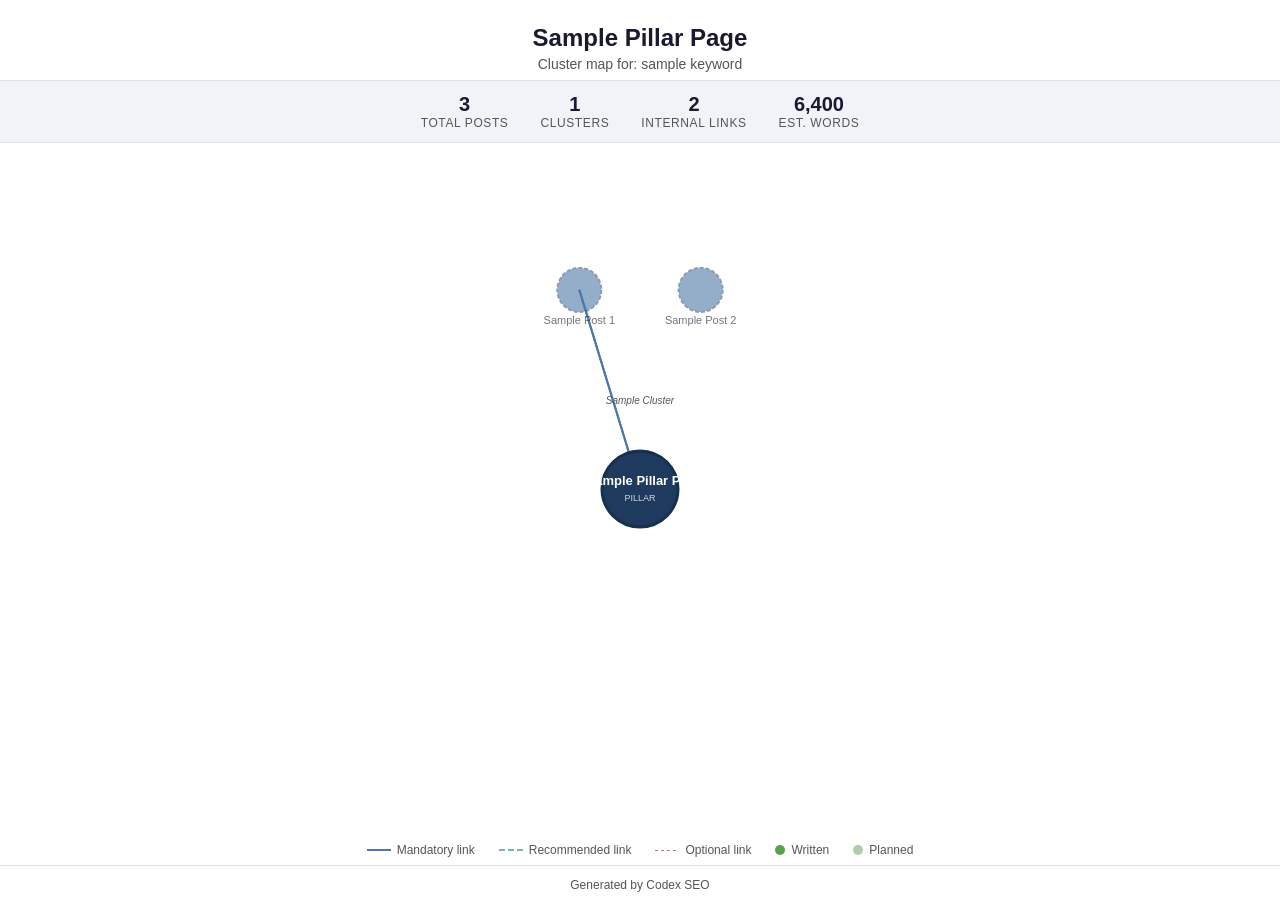
<file: .agents/skills/seo-cluster/templates/cluster-map.html>
<!DOCTYPE html>
<html lang="en">
<head>
  <meta charset="UTF-8">
  <meta name="viewport" content="width=device-width, initial-scale=1.0">
  <title>Content Cluster Map</title>
  <style>
    :root {
      --bg: #ffffff;
      --bg-secondary: #f8f9fa;
      --text: #1a1a2e;
      --text-secondary: #555555;
      --border: #e0e0e0;
      --pillar-fill: #1e3a5f;
      --pillar-stroke: #16304d;
      --link-mandatory: #4E79A7;
      --link-recommended: #76B7B2;
      --link-optional: #B07AA1;
      --tooltip-bg: #1a1a2e;
      --tooltip-text: #ffffff;
      --stats-bg: #f0f4f8;
      --written-opacity: 1.0;
      --planned-opacity: 0.6;
    }

    @media (prefers-color-scheme: dark) {
      :root {
        --bg: #1a1a2e;
        --bg-secondary: #16213e;
        --text: #e0e0e0;
        --text-secondary: #aaaaaa;
        --border: #333355;
        --pillar-fill: #2d5a8f;
        --pillar-stroke: #4E79A7;
        --tooltip-bg: #0f0f23;
        --tooltip-text: #e0e0e0;
        --stats-bg: #16213e;
      }
    }

    * {
      margin: 0;
      padding: 0;
      box-sizing: border-box;
    }

    body {
      font-family: -apple-system, BlinkMacSystemFont, "Segoe UI", Roboto, Helvetica, Arial, sans-serif;
      background: var(--bg);
      color: var(--text);
      min-height: 100vh;
      display: flex;
      flex-direction: column;
    }

    header {
      text-align: center;
      padding: 24px 16px 8px;
    }

    header h1 {
      font-size: 1.5rem;
      font-weight: 700;
      color: var(--text);
      margin-bottom: 4px;
    }

    header p {
      font-size: 0.875rem;
      color: var(--text-secondary);
    }

    .stats-bar {
      display: flex;
      justify-content: center;
      gap: 32px;
      padding: 12px 16px;
      background: var(--stats-bg);
      border-top: 1px solid var(--border);
      border-bottom: 1px solid var(--border);
      flex-wrap: wrap;
    }

    .stat {
      text-align: center;
    }

    .stat-value {
      font-size: 1.25rem;
      font-weight: 700;
      color: var(--text);
    }

    .stat-label {
      font-size: 0.75rem;
      color: var(--text-secondary);
      text-transform: uppercase;
      letter-spacing: 0.05em;
    }

    .map-container {
      flex: 1;
      display: flex;
      align-items: center;
      justify-content: center;
      padding: 16px;
      min-height: 500px;
    }

    svg {
      max-width: 100%;
      max-height: 80vh;
    }

    .pillar-node {
      cursor: pointer;
      transition: transform 0.2s ease;
    }

    .pillar-node:hover {
      filter: brightness(1.1);
    }

    .spoke-node {
      cursor: pointer;
      transition: opacity 0.2s ease;
    }

    .spoke-node:hover {
      filter: brightness(1.15);
    }

    .spoke-node.planned {
      opacity: var(--planned-opacity);
      stroke-dasharray: 4 2;
    }

    .spoke-node.written {
      opacity: var(--written-opacity);
    }

    .link-line {
      transition: opacity 0.2s ease, stroke-width 0.2s ease;
    }

    .link-line.mandatory {
      stroke: var(--link-mandatory);
      stroke-width: 2;
    }

    .link-line.recommended {
      stroke: var(--link-recommended);
      stroke-width: 1.5;
      stroke-dasharray: 6 3;
    }

    .link-line.optional {
      stroke: var(--link-optional);
      stroke-width: 1;
      stroke-dasharray: 3 3;
    }

    .link-line.dimmed {
      opacity: 0.1;
    }

    .link-line.highlighted {
      opacity: 1;
      stroke-width: 3;
    }

    .node-label {
      font-size: 11px;
      fill: var(--text);
      text-anchor: middle;
      pointer-events: none;
      user-select: none;
    }

    .pillar-label {
      font-size: 13px;
      font-weight: 700;
      fill: #ffffff;
      text-anchor: middle;
      pointer-events: none;
      user-select: none;
    }

    .cluster-label {
      font-size: 10px;
      fill: var(--text-secondary);
      text-anchor: middle;
      pointer-events: none;
      font-style: italic;
    }

    .tooltip {
      position: fixed;
      background: var(--tooltip-bg);
      color: var(--tooltip-text);
      padding: 12px 16px;
      border-radius: 8px;
      font-size: 0.8125rem;
      line-height: 1.5;
      max-width: 280px;
      pointer-events: none;
      opacity: 0;
      transition: opacity 0.15s ease;
      z-index: 100;
      box-shadow: 0 4px 16px rgba(0, 0, 0, 0.3);
    }

    .tooltip.visible {
      opacity: 1;
    }

    .tooltip-title {
      font-weight: 700;
      margin-bottom: 4px;
    }

    .tooltip-detail {
      display: flex;
      justify-content: space-between;
      gap: 16px;
    }

    .tooltip-detail span:first-child {
      color: var(--text-secondary);
    }

    .legend {
      display: flex;
      justify-content: center;
      gap: 24px;
      padding: 8px 16px;
      flex-wrap: wrap;
    }

    .legend-item {
      display: flex;
      align-items: center;
      gap: 6px;
      font-size: 0.75rem;
      color: var(--text-secondary);
    }

    .legend-line {
      width: 24px;
      height: 2px;
    }

    .legend-line.mandatory { background: var(--link-mandatory); }
    .legend-line.recommended { background: var(--link-recommended); background-image: repeating-linear-gradient(90deg, var(--link-recommended) 0 6px, transparent 6px 9px); background-color: transparent; height: 2px;}
    .legend-line.optional { background: var(--link-optional); background-image: repeating-linear-gradient(90deg, var(--link-optional) 0 3px, transparent 3px 6px); background-color: transparent; height: 1px;}

    .legend-dot {
      width: 10px;
      height: 10px;
      border-radius: 50%;
    }

    .legend-dot.written { background: #59A14F; }
    .legend-dot.planned { background: #59A14F; opacity: 0.5; border: 1px dashed #59A14F; }

    footer {
      text-align: center;
      padding: 12px 16px;
      font-size: 0.75rem;
      color: var(--text-secondary);
      border-top: 1px solid var(--border);
    }
  </style>
</head>
<body>
  <header>
    <h1 id="map-title">Content Cluster Map</h1>
    <p id="map-subtitle">SERP-based semantic topic clustering</p>
  </header>

  <div class="stats-bar">
    <div class="stat">
      <div class="stat-value" id="stat-posts">0</div>
      <div class="stat-label">Total Posts</div>
    </div>
    <div class="stat">
      <div class="stat-value" id="stat-clusters">0</div>
      <div class="stat-label">Clusters</div>
    </div>
    <div class="stat">
      <div class="stat-value" id="stat-links">0</div>
      <div class="stat-label">Internal Links</div>
    </div>
    <div class="stat">
      <div class="stat-value" id="stat-words">0</div>
      <div class="stat-label">Est. Words</div>
    </div>
  </div>

  <div class="map-container">
    <svg id="cluster-svg" role="img" aria-label="Content cluster visualization showing pillar page connected to topic clusters and spoke pages">
      <title>Content Cluster Map</title>
      <desc>Interactive visualization of a hub-and-spoke content architecture. The central pillar node connects to surrounding cluster groups, each containing spoke pages.</desc>
    </svg>
  </div>

  <div class="legend">
    <div class="legend-item"><div class="legend-line mandatory"></div> Mandatory link</div>
    <div class="legend-item"><div class="legend-line recommended"></div> Recommended link</div>
    <div class="legend-item"><div class="legend-line optional"></div> Optional link</div>
    <div class="legend-item"><div class="legend-dot written"></div> Written</div>
    <div class="legend-item"><div class="legend-dot planned"></div> Planned</div>
  </div>

  <footer>Generated by Codex SEO</footer>

  <div class="tooltip" id="tooltip"></div>

  <script>
    // === CLUSTER DATA (replaced by skill at generation time) ===
    const CLUSTER_DATA = {
      pillar: { title: "Sample Pillar Page", keyword: "sample keyword", volume: 5000, template: "ultimate-guide", wordCount: 3500, url: "/pillar" },
      clusters: [
        {
          name: "Sample Cluster",
          color: "#4E79A7",
          posts: [
            { title: "Sample Post 1", keyword: "sample post 1", volume: 1200, template: "how-to", wordCount: 1500, url: "/post-1", status: "planned" },
            { title: "Sample Post 2", keyword: "sample post 2", volume: 800, template: "listicle", wordCount: 1400, url: "/post-2", status: "planned" }
          ]
        }
      ],
      links: [
        { from: "pillar", to: "cluster-0-post-0", type: "mandatory" },
        { from: "cluster-0-post-0", to: "pillar", type: "mandatory" }
      ],
      meta: { totalPosts: 3, totalClusters: 1, totalLinks: 2, estimatedWords: 6400 }
    };
    // === END CLUSTER DATA ===

    const COLORS = ["#4E79A7", "#F28E2B", "#E15759", "#76B7B2", "#59A14F", "#EDC948", "#B07AA1", "#FF9DA7"];
    const LINK_TYPES = ["mandatory", "recommended", "optional"];

    (function render() {
      const data = CLUSTER_DATA;
      const svg = document.getElementById("cluster-svg");
      const tooltip = document.getElementById("tooltip");

      // Update header
      document.getElementById("map-title").textContent = data.pillar.title || "Content Cluster Map";
      document.getElementById("map-subtitle").textContent = "Cluster map for: " + data.pillar.keyword;

      // Update stats
      document.getElementById("stat-posts").textContent = data.meta.totalPosts;
      document.getElementById("stat-clusters").textContent = data.meta.totalClusters;
      document.getElementById("stat-links").textContent = data.meta.totalLinks;
      document.getElementById("stat-words").textContent = (Number(data.meta.estimatedWords) || 0).toLocaleString();

      // Layout calculations
      const numClusters = data.clusters.length;
      const maxPostsInCluster = Math.max(...data.clusters.map(c => c.posts.length), 1);
      const baseRadius = 140;
      const clusterRadius = baseRadius + numClusters * 15;
      const spokeRadius = 55 + maxPostsInCluster * 10;
      const totalRadius = clusterRadius + spokeRadius + 60;
      const cx = totalRadius + 40;
      const cy = totalRadius + 40;
      const width = (totalRadius + 40) * 2;
      const height = (totalRadius + 40) * 2;

      svg.setAttribute("viewBox", "0 0 " + width + " " + height);
      svg.setAttribute("width", Math.min(width, 900));
      svg.setAttribute("height", Math.min(height, 900));

      // Build node position map
      const nodePositions = {};
      nodePositions["pillar"] = { x: cx, y: cy };

      const clusterCenters = [];
      for (let ci = 0; ci < numClusters; ci++) {
        const angle = (2 * Math.PI * ci) / numClusters - Math.PI / 2;
        const ccx = cx + Math.cos(angle) * clusterRadius;
        const ccy = cy + Math.sin(angle) * clusterRadius;
        clusterCenters.push({ x: ccx, y: ccy, angle: angle });

        const cluster = data.clusters[ci];
        const numPosts = cluster.posts.length;
        for (let pi = 0; pi < numPosts; pi++) {
          const spreadAngle = Math.PI * 0.6;
          const startAngle = angle - spreadAngle / 2;
          const postAngle = numPosts === 1
            ? angle
            : startAngle + (spreadAngle * pi) / (numPosts - 1);
          const px = ccx + Math.cos(postAngle) * spokeRadius;
          const py = ccy + Math.sin(postAngle) * spokeRadius;
          const nodeId = "cluster-" + ci + "-post-" + pi;
          nodePositions[nodeId] = { x: px, y: py };
        }
      }

      // SVG content assembly
      let svgContent = "";

      // Draw links first (behind nodes)
      const linkElements = [];
      data.links.forEach(function(link, idx) {
        const fromPos = nodePositions[link.from];
        const toPos = nodePositions[link.to];
        if (!fromPos || !toPos) return;
        const linkType = LINK_TYPES.indexOf(link.type) >= 0 ? link.type : "optional";
        const linkClass = "link-line " + linkType;
        const linkId = "link-" + idx;
        svgContent += '<line id="' + linkId + '" class="' + linkClass + '" '
          + 'x1="' + fromPos.x + '" y1="' + fromPos.y + '" '
          + 'x2="' + toPos.x + '" y2="' + toPos.y + '" '
          + 'data-from="' + escapeHtml(link.from) + '" data-to="' + escapeHtml(link.to) + '"/>';
        linkElements.push(linkId);
      });

      // Draw cluster group labels
      clusterCenters.forEach(function(cc, ci) {
        const cluster = data.clusters[ci];
        const labelAngle = cc.angle;
        const labelDist = clusterRadius * 0.55;
        const lx = cx + Math.cos(labelAngle) * labelDist;
        const ly = cy + Math.sin(labelAngle) * labelDist;
        svgContent += '<text class="cluster-label" x="' + lx + '" y="' + ly + '">'
          + escapeHtml(cluster.name) + '</text>';
      });

      // Draw spoke nodes
      data.clusters.forEach(function(cluster, ci) {
        const color = safeColor(cluster.color, COLORS[ci % COLORS.length]);
        cluster.posts.forEach(function(post, pi) {
          const nodeId = "cluster-" + ci + "-post-" + pi;
          const pos = nodePositions[nodeId];
          const statusClass = post.status === "written" ? "written" : "planned";
          svgContent += '<g class="spoke-node ' + statusClass + '" data-node="' + nodeId + '">'
            + '<circle cx="' + pos.x + '" cy="' + pos.y + '" r="22" '
            + 'fill="' + color + '" stroke="' + darken(color) + '" stroke-width="2"/>'
            + '<text class="node-label" x="' + pos.x + '" y="' + (pos.y + 34) + '">'
            + escapeHtml(truncate(post.title, 18))
            + '</text></g>';
        });
      });

      // Draw pillar node (on top)
      svgContent += '<g class="pillar-node" data-node="pillar">'
        + '<circle cx="' + cx + '" cy="' + cy + '" r="38" '
        + 'fill="' + getComputedStyle(document.documentElement).getPropertyValue("--pillar-fill").trim() + '" '
        + 'stroke="' + getComputedStyle(document.documentElement).getPropertyValue("--pillar-stroke").trim() + '" '
        + 'stroke-width="3"/>'
        + '<text class="pillar-label" x="' + cx + '" y="' + (cy - 4) + '">'
        + escapeHtml(truncate(data.pillar.title, 16))
        + '</text>'
        + '<text class="pillar-label" x="' + cx + '" y="' + (cy + 12) + '" style="font-size:9px;font-weight:400;opacity:0.8">'
        + 'PILLAR'
        + '</text></g>';

      svg.innerHTML = svgContent;

      // Tooltip handling
      function showTooltip(e, nodeId) {
        let info;
        if (nodeId === "pillar") {
          info = data.pillar;
        } else {
          const parts = nodeId.match(/cluster-(\d+)-post-(\d+)/);
          if (!parts) return;
          info = data.clusters[parseInt(parts[1])].posts[parseInt(parts[2])];
        }
        if (!info) return;

        let html = '<div class="tooltip-title">' + escapeHtml(info.title) + '</div>';
        html += '<div class="tooltip-detail"><span>Keyword:</span><span>' + escapeHtml(info.keyword) + '</span></div>';
        html += '<div class="tooltip-detail"><span>Volume:</span><span>' + escapeHtml(info.volume || "N/A") + '</span></div>';
        html += '<div class="tooltip-detail"><span>Template:</span><span>' + escapeHtml(info.template) + '</span></div>';
        html += '<div class="tooltip-detail"><span>Words:</span><span>' + (Number(info.wordCount) || 0).toLocaleString() + '</span></div>';
        if (info.status) {
          html += '<div class="tooltip-detail"><span>Status:</span><span>' + escapeHtml(info.status) + '</span></div>';
        }

        tooltip.innerHTML = html;
        tooltip.classList.add("visible");

        const rect = tooltip.getBoundingClientRect();
        let tx = e.clientX + 12;
        let ty = e.clientY + 12;
        if (tx + rect.width > window.innerWidth) tx = e.clientX - rect.width - 12;
        if (ty + rect.height > window.innerHeight) ty = e.clientY - rect.height - 12;
        tooltip.style.left = tx + "px";
        tooltip.style.top = ty + "px";
      }

      function hideTooltip() {
        tooltip.classList.remove("visible");
      }

      function highlightLinks(nodeId) {
        document.querySelectorAll(".link-line").forEach(function(line) {
          if (line.dataset.from === nodeId || line.dataset.to === nodeId) {
            line.classList.add("highlighted");
            line.classList.remove("dimmed");
          } else {
            line.classList.add("dimmed");
            line.classList.remove("highlighted");
          }
        });
      }

      function resetLinks() {
        document.querySelectorAll(".link-line").forEach(function(line) {
          line.classList.remove("highlighted", "dimmed");
        });
      }

      // Attach event listeners to nodes
      document.querySelectorAll(".pillar-node, .spoke-node").forEach(function(node) {
        const nodeId = node.dataset.node;

        node.addEventListener("mouseenter", function(e) {
          showTooltip(e, nodeId);
          highlightLinks(nodeId);
        });

        node.addEventListener("mousemove", function(e) {
          const rect = tooltip.getBoundingClientRect();
          let tx = e.clientX + 12;
          let ty = e.clientY + 12;
          if (tx + rect.width > window.innerWidth) tx = e.clientX - rect.width - 12;
          if (ty + rect.height > window.innerHeight) ty = e.clientY - rect.height - 12;
          tooltip.style.left = tx + "px";
          tooltip.style.top = ty + "px";
        });

        node.addEventListener("mouseleave", function() {
          hideTooltip();
          resetLinks();
        });

        node.addEventListener("focus", function(e) {
          showTooltip(e, nodeId);
          highlightLinks(nodeId);
        });

        node.addEventListener("blur", function() {
          hideTooltip();
          resetLinks();
        });
      });

      // Keyboard accessibility
      document.querySelectorAll(".pillar-node, .spoke-node").forEach(function(node) {
        node.setAttribute("tabindex", "0");
        node.setAttribute("role", "button");
        const nodeId = node.dataset.node;
        let label;
        if (nodeId === "pillar") {
          label = "Pillar page: " + data.pillar.title;
        } else {
          const parts = nodeId.match(/cluster-(\d+)-post-(\d+)/);
          if (parts) {
            const post = data.clusters[parseInt(parts[1])].posts[parseInt(parts[2])];
            label = "Spoke page: " + post.title;
          }
        }
        if (label) node.setAttribute("aria-label", label);
      });
    })();

    // Utility functions
    // Escapes text and attribute values alike (quotes included): every
    // field below comes from SERP data the page does not control.
    function escapeHtml(str) {
      return String(str == null ? "" : str)
        .replace(/&/g, "&amp;")
        .replace(/</g, "&lt;")
        .replace(/>/g, "&gt;")
        .replace(/"/g, "&quot;")
        .replace(/'/g, "&#39;");
    }

    // Only #RRGGBB reaches fill/stroke: darken() parses exactly that form.
    function safeColor(value, fallback) {
      return /^#[0-9a-fA-F]{6}$/.test(value || "") ? value : fallback;
    }

    function truncate(str, maxLen) {
      if (!str) return "";
      str = String(str);
      return str.length > maxLen ? str.substring(0, maxLen - 1) + "\u2026" : str;
    }

    function darken(hex) {
      var r = parseInt(hex.slice(1, 3), 16);
      var g = parseInt(hex.slice(3, 5), 16);
      var b = parseInt(hex.slice(5, 7), 16);
      r = Math.max(0, Math.floor(r * 0.75));
      g = Math.max(0, Math.floor(g * 0.75));
      b = Math.max(0, Math.floor(b * 0.75));
      return "#" + ((1 << 24) + (r << 16) + (g << 8) + b).toString(16).slice(1);
    }
  </script>
</body>
</html>
</file>
<file: styles.css>
:root{--ink:#171716;--paper:#eeede8;--muted:#85847e;--line:rgba(23,23,22,.17);--accent:#b9a58a}
*{box-sizing:border-box}html{scroll-behavior:smooth}body{margin:0;background:var(--paper);color:var(--ink);font-family:"Noto Sans KR",sans-serif;font-weight:400;-webkit-font-smoothing:antialiased}a{color:inherit;text-decoration:none}button{font:inherit}.site-header{height:78px;padding:0 6.2vw;display:flex;align-items:center;justify-content:space-between;background:#171716;color:#f1f0eb;position:absolute;z-index:5;top:0;width:100%}.wordmark{display:flex;align-items:center;gap:11px;font:600 13px "DM Sans",sans-serif;letter-spacing:.13em}.wordmark i{font-style:normal;font-weight:400;color:#aaa69e}.mark{font:700 23px "DM Sans",sans-serif;color:#c5ad8e;letter-spacing:-.08em}.header-cta{font-size:12px;letter-spacing:.04em;border-bottom:1px solid #77736b;padding:9px 0}.header-cta span{margin-left:18px;color:#c5ad8e}.hero{min-height:740px;height:min(900px,100svh);background:#181817;position:relative;display:flex;align-items:center;color:#f3f1eb;overflow:hidden;padding:110px 10vw 90px}.hero-image{position:absolute;inset:0;background-image:url("https://images.unsplash.com/photo-1485846234645-a62644f84728?auto=format&fit=crop&w=2200&q=85");background-size:cover;background-position:center 48%;opacity:.43;filter:grayscale(45%)}.hero-shade{position:absolute;inset:0;background:linear-gradient(90deg,rgba(12,12,11,.94) 0%,rgba(12,12,11,.69) 49%,rgba(12,12,11,.18) 100%),linear-gradient(0deg,rgba(12,12,11,.42),transparent 35%)}.hero-content{position:relative;z-index:1;max-width:850px;margin-top:28px}.eyebrow{font:600 10px "DM Sans",sans-serif;letter-spacing:.2em;color:#c2ad8e;margin:0 0 29px;display:flex;align-items:center;gap:10px}.eyebrow span{width:25px;height:1px;background:#c2ad8e}.hero h1{font-size:clamp(36px,5.2vw,72px);font-weight:400;line-height:1.35;letter-spacing:-.065em;margin:0 0 28px}.hero h1 em,.intro h2 em,.services h2 em,.contact h2 em{font-style:normal;color:#c4aa88}.hero-copy{font-size:14px;line-height:2;color:#c6c3bc;font-weight:300}.text-link{display:inline-flex;gap:35px;align-items:center;margin-top:48px;padding-bottom:12px;border-bottom:1px solid #aaa39a;font:500 11px "DM Sans","Noto Sans KR",sans-serif;letter-spacing:.1em}.text-link span{color:#c4aa88;font-size:16px}.hero-index{position:absolute;right:6.2vw;bottom:56px;font:11px "DM Sans",sans-serif;color:#8d8a83;letter-spacing:.1em}.hero-index span{color:#e8e5dd}.hero-caption{position:absolute;left:6.2vw;bottom:56px;font:9px "DM Sans",sans-serif;letter-spacing:.2em;color:#96928a}.section-wrap{padding:125px 10vw}.dark{color:#817c72}.intro-grid{display:grid;grid-template-columns:1.1fr .9fr;gap:10%;align-items:end}.intro h2,.services h2{font-size:clamp(34px,4vw,55px);font-weight:400;letter-spacing:-.065em;line-height:1.42;margin:0}.intro h2 em,.services h2 em{color:#9e866a}.intro-text{max-width:470px}.intro-text p{font-size:13px;line-height:2.15;color:#66645f;margin:0 0 16px;font-weight:300}.works{background:#e5e3dc;padding-top:112px;padding-bottom:118px}.section-heading{display:flex;justify-content:space-between;align-items:end;margin-bottom:44px}.section-heading h2{font:400 clamp(30px,3.6vw,48px) "DM Sans",sans-serif;letter-spacing:-.06em;margin:0}.section-note{font-size:12px;line-height:1.9;color:#77746d}.work-grid{display:grid;grid-template-columns:1.2fr .8fr;gap:40px 24px}.work-card:first-child{grid-row:span 2}.work-visual{width:100%;height:280px;border:0;position:relative;display:flex;flex-direction:column;align-items:flex-start;justify-content:space-between;padding:22px;text-align:left;color:#f5f1e9;cursor:pointer;overflow:hidden;background:#272622}.work-featured .work-visual{height:610px}.work-visual:before{content:"";position:absolute;inset:0;background-size:cover;background-position:center;transition:transform .7s;opacity:.82}.work-visual:hover:before{transform:scale(1.045)}.visual-one:before{background-image:linear-gradient(0deg,rgba(0,0,0,.4),transparent),url("https://images.unsplash.com/photo-1500648767791-00dcc994a43e?auto=format&fit=crop&w=1100&q=85")}.visual-two:before{background-image:linear-gradient(0deg,rgba(0,0,0,.4),transparent),url("https://images.unsplash.com/photo-1534528741775-53994a69daeb?auto=format&fit=crop&w=1000&q=85")}.visual-three:before{background-image:linear-gradient(0deg,rgba(0,0,0,.4),transparent),url("https://images.unsplash.com/photo-1506794778202-cad84cf45f1d?auto=format&fit=crop&w=1000&q=85")}.visual-label,.visual-bottom,.play-button{position:relative;z-index:1}.visual-label,.visual-bottom{font:9px "DM Sans",sans-serif;letter-spacing:.17em}.visual-bottom{align-self:flex-end;color:#ddd7cd}.play-button{position:absolute;top:50%;left:50%;transform:translate(-50%,-50%);width:48px;height:48px;border:1px solid rgba(255,255,255,.7);border-radius:50%;display:grid;place-items:center;padding-left:3px;font-size:12px;opacity:.9}.work-meta{display:flex;justify-content:space-between;align-items:start;padding-top:16px}.work-meta h3{font-size:15px;font-weight:500;margin:0 0 7px}.work-meta p{font-size:11px;color:#77746d;margin:0}.work-meta>span{font:9px "DM Sans",sans-serif;letter-spacing:.12em;color:#88847b}.works-footnote{font-size:10px;color:#89867f;margin:34px 0 0;line-height:1.8}.process{background:#191918;color:#f0eee8;padding:110px 10vw}.process-inner{display:grid;grid-template-columns:1fr 1fr;gap:10%}.process h2{font-size:clamp(30px,3.7vw,48px);font-weight:400;letter-spacing:-.06em;margin:0 0 24px}.process-lead{font-size:12px;line-height:2;color:#aaa69e;font-weight:300}.steps{border-top:1px solid #494741}.step{display:grid;grid-template-columns:48px 1fr;gap:20px;padding:21px 0;border-bottom:1px solid #494741}.step>span{font:11px "DM Sans",sans-serif;color:#b9a184}.step h3{font:500 12px "DM Sans",sans-serif;letter-spacing:.14em;margin:0 0 8px}.step p{font-size:11px;color:#aaa69e;margin:0;line-height:1.8;font-weight:300}.services{padding-top:115px;padding-bottom:130px}.services-grid{display:grid;grid-template-columns:.9fr 1.1fr;gap:10%;align-items:start}.service-list{border-top:1px solid var(--line)}.service-list>div{display:grid;grid-template-columns:35px 1fr 18px;align-items:center;gap:12px;padding:22px 0;border-bottom:1px solid var(--line)}.service-list>div>span{font:10px "DM Sans",sans-serif;color:#9e866a}.service-list h3{font:500 14px "DM Sans",sans-serif;margin:0 0 6px}.service-list p{font-size:11px;color:#77746d;margin:0}.service-list b{font-weight:400;color:#9e866a}.contact{position:relative;background:#191918;color:#f3f0e9;padding:120px 10vw;text-align:center;overflow:hidden}.contact-bg{position:absolute;inset:0;background:radial-gradient(ellipse at 50% 120%,rgba(169,139,102,.22),transparent 58%)}.contact-content{position:relative}.contact .eyebrow{justify-content:center}.contact h2{font-size:clamp(38px,5vw,66px);line-height:1.35;font-weight:400;letter-spacing:-.06em;margin:0 0 22px}.contact p:not(.eyebrow){font-size:12px;color:#b3afa7;font-weight:300}.contact-link{display:inline-flex;gap:45px;align-items:center;margin:38px 0 14px;padding:15px 0;border-bottom:1px solid #8c8274;font-size:13px}.contact-link span{color:#c4aa88}.contact small{display:block;font-size:10px;color:#77736b}.footer{background:#111110;color:#a8a49c;padding:28px 6.2vw;display:flex;align-items:center;justify-content:space-between}.footer-mark{color:#eee}.footer p,.footer>a:last-child{font:9px "DM Sans",sans-serif;letter-spacing:.12em;color:#77736b}.video-dialog{width:min(680px,calc(100% - 32px));border:1px solid #514d45;background:#1a1a18;color:#f1eee7;padding:0;min-height:330px}.video-dialog::backdrop{background:rgba(0,0,0,.82);backdrop-filter:blur(5px)}.dialog-close{position:absolute;right:18px;top:12px;background:none;border:0;color:#eee;font-size:30px;cursor:pointer}.dialog-content{min-height:330px;display:flex;flex-direction:column;align-items:center;justify-content:center;text-align:center;padding:30px}.dialog-content p{font:10px "DM Sans",sans-serif;letter-spacing:.2em;color:#b9a184}.dialog-content h2{font-size:23px;font-weight:400}.dialog-content span{font-size:11px;color:#aaa69e}
@media(max-width:700px){.site-header{height:66px;padding:0 6vw}.hero{height:760px;min-height:680px;padding:100px 7vw 90px}.hero-image{background-position:58% center}.hero-shade{background:linear-gradient(90deg,rgba(12,12,11,.88),rgba(12,12,11,.38)),linear-gradient(0deg,rgba(12,12,11,.4),transparent 45%)}.hero h1{font-size:clamp(36px,9vw,54px)}.hero-copy{font-size:12px}.hero-caption{left:7vw;bottom:34px;font-size:8px}.hero-index{right:7vw;bottom:34px}.section-wrap{padding:82px 7vw}.intro-grid,.services-grid,.process-inner{grid-template-columns:1fr;gap:30px}.intro h2,.services h2{font-size:38px}.intro-text{max-width:none}.section-heading{display:block}.section-heading h2{font-size:34px}.section-note{margin-top:15px}.work-grid{grid-template-columns:1fr;gap:30px}.work-card:first-child{grid-row:auto}.work-featured .work-visual,.work-visual{height:390px}.work-meta h3{font-size:14px}.process{padding:82px 7vw}.steps{margin-top:10px}.services-grid{gap:35px}.contact{padding:90px 7vw}.contact h2{font-size:43px}.footer{padding:25px 7vw;gap:15px;flex-wrap:wrap}.footer p{order:3;width:100%;margin:0}.footer>a:last-child{font-size:8px}}

/* Responsive refinement — fluid spacing, safe wrapping, and tablet layouts */
html{overflow-x:clip}
body{min-width:320px;overflow-x:clip;word-break:keep-all;overflow-wrap:break-word}
img,video,iframe{max-width:100%}
button,a{-webkit-tap-highlight-color:transparent}
.hero h1,.intro h2,.process h2,.services h2,.contact h2{overflow-wrap:normal;word-break:keep-all}
.hero-copy,.intro-text p,.section-note,.process-lead,.step p,.service-list p,.contact p{overflow-wrap:break-word}
.section-wrap,.process,.contact{padding-left:clamp(22px,8vw,120px);padding-right:clamp(22px,8vw,120px)}
.work-visual{min-width:0}
.work-meta{gap:12px}
.work-meta>div{min-width:0}
.work-meta h3,.work-meta p{overflow-wrap:anywhere}
@media (min-width:701px) and (max-width:1024px){
  .site-header{padding-inline:5vw}
  .hero{min-height:680px;height:88svh;padding:110px 7vw 85px}
  .hero-content{max-width:720px}
  .hero h1{font-size:clamp(44px,6.2vw,64px)}
  .section-wrap,.process,.contact{padding-left:7vw;padding-right:7vw}
  .intro-grid,.services-grid{gap:6%}
  .work-grid{gap:32px 20px}
  .work-featured .work-visual{height:540px}
  .work-visual{height:250px}
  .process-inner{gap:7%}
}
@media (max-width:700px){
  .site-header{padding-inline:6vw}
  .header-cta{font-size:11px}
  .hero{height:auto;min-height:690px;padding:120px 7vw 110px}
  .hero-content{width:100%;margin-top:0}
  .hero h1{font-size:clamp(34px,8.8vw,48px);line-height:1.42;letter-spacing:-.055em}
  
  .hero-copy{font-size:12px;line-height:1.95}
  .hero-copy br{display:none}
  .eyebrow{font-size:9px;letter-spacing:.16em;line-height:1.6}
  .section-wrap{padding:76px 7vw}
  .intro-grid,.services-grid,.process-inner{grid-template-columns:minmax(0,1fr);gap:26px}
  .intro h2,.services h2{font-size:clamp(32px,8vw,40px);line-height:1.4}
  .intro h2 br,.services h2 br{display:none}
  .intro-text p{font-size:12px;line-height:2}
  .works{padding-top:76px;padding-bottom:78px}
  .section-heading{display:block;margin-bottom:30px}
  .section-heading h2{font-size:clamp(29px,7.5vw,36px);line-height:1.2}
  .section-note{font-size:11px;line-height:1.8}
  .work-grid{grid-template-columns:minmax(0,1fr);gap:28px}
  .work-card:first-child{grid-row:auto}
  .work-featured .work-visual,.work-visual{height:auto;aspect-ratio:4/3;min-height:0;padding:16px}
  .work-meta{padding-top:13px}
  .work-meta h3{font-size:14px}
  .work-meta p{font-size:10px;line-height:1.65}
  .work-meta>span{white-space:nowrap;font-size:8px}
  .works-footnote{font-size:9px;line-height:1.8}
  .process{padding:76px 7vw}
  .process h2{font-size:clamp(30px,7.5vw,38px);line-height:1.35}
  .process-lead br{display:none}
  .step{grid-template-columns:34px minmax(0,1fr);gap:12px;padding:18px 0}
  .step p{font-size:10px;line-height:1.8}
  .services{padding-top:76px;padding-bottom:82px}
  .service-list>div{grid-template-columns:27px minmax(0,1fr) 14px;gap:10px;padding:18px 0}
  .service-list h3{font-size:13px}
  .service-list p{font-size:10px;line-height:1.65}
  .contact{padding:82px 7vw}
  .contact h2{font-size:clamp(34px,8.5vw,46px);line-height:1.4}
  .contact h2 br{display:none}
  .contact p:not(.eyebrow){font-size:11px;line-height:1.9}
  .contact-link{gap:24px;font-size:12px}
  .footer{padding:24px 7vw;display:grid;grid-template-columns:1fr auto;gap:12px}
  .footer p{grid-column:1/-1;grid-row:2;margin:0;font-size:8px}
  .footer>a:last-child{font-size:8px;white-space:nowrap}
  .video-dialog{width:calc(100% - 24px);min-height:280px}
  .dialog-content{min-height:280px;padding:24px 18px}
  .dialog-content h2{font-size:20px}
  .dialog-content span{font-size:10px;line-height:1.8}
}
@media (max-width:380px){
  .hero{min-height:650px}
  .hero h1{font-size:33px}
  .wordmark{gap:8px;font-size:11px}
  .mark{font-size:21px}
  .header-cta{font-size:10px}
  .work-meta{align-items:flex-start}
  .work-meta>span{font-size:7px}
}

/* Audit improvements — editorial rhythm, fuller process, services, and media dialog */
.intro-grid{align-items:center}
.intro .split-heading span,.intro .split-heading em{display:block}
.intro-text{max-width:520px}
.intro-text p{font-size:clamp(14px,1.05vw,16px);line-height:1.95;color:#5f5d58;font-weight:400;margin:0}
.intro-text p+p{margin-top:18px}

.process{padding-top:96px;padding-bottom:96px}
.process-inner{display:block}
.process-heading{display:grid;grid-template-columns:minmax(0,1fr) minmax(320px,.82fr);column-gap:9%;align-items:end;margin-bottom:54px}
.process-heading .eyebrow{grid-column:1/-1}
.process h2{font-size:clamp(36px,4vw,54px);line-height:1.3;margin:0}
.process-lead{font-size:15px;line-height:1.9;color:#c1bdb5;font-weight:400;margin:0;max-width:46ch}
.steps{display:grid;grid-template-columns:repeat(4,minmax(0,1fr));border-top:1px solid #494741;border-bottom:1px solid #494741}
.step{display:block;min-height:190px;padding:28px 24px 30px;border-bottom:0;border-right:1px solid #494741}
.step:first-child{padding-left:0}
.step:last-child{border-right:0;padding-right:0}
.step>span{display:block;font-size:12px;margin-bottom:42px}
.step h3{font-size:14px;margin-bottom:14px}
.step p{font-size:13px;line-height:1.8;color:#beb9b1;font-weight:400}

.services{padding-top:112px;padding-bottom:118px}
.services-head{display:grid;grid-template-columns:.9fr 1.1fr;gap:10%;align-items:end;margin-bottom:58px}
.services h2 span,.services h2 em{display:block}
.services-lead{max-width:500px;margin:0;font-size:15px;line-height:1.9;color:#5f5d58}
.service-list{border-top:1px solid var(--line)}
.service-item{display:grid;grid-template-columns:64px minmax(190px,.72fr) minmax(260px,1.22fr) minmax(190px,.7fr);gap:28px;align-items:start;padding:34px 0;border-bottom:1px solid var(--line)}
.service-number{font:500 11px "DM Sans",sans-serif;color:#9e866a;letter-spacing:.1em;padding-top:5px}
.service-item h3{font:500 18px "DM Sans",sans-serif;letter-spacing:-.02em;margin:0;line-height:1.5}
.service-summary{font-size:14px;line-height:1.85;color:#5f5d58;margin:0;max-width:48ch}
.service-details{list-style:none;margin:0;padding:0;display:flex;flex-wrap:wrap;gap:10px 18px;align-content:start}
.service-details li{font-size:11px;line-height:1.6;color:#817c72;padding-bottom:5px;border-bottom:1px solid rgba(23,23,22,.2);white-space:nowrap}

/* Inline work playback replaces the former video modal. */
.work-visual[hidden]{display:none}
.work-inline-player{display:block;width:100%;height:280px;margin:0;background:#080808;color:#f1eee7}
.work-inline-player{object-fit:contain}
.work-featured .work-inline-player{height:610px}
.work-video-coming-soon{position:absolute;z-index:2;top:calc(50% + 42px);left:50%;transform:translateX(-50%);padding:6px 12px;border:1px solid rgba(255,255,255,.55);background:rgba(20,20,19,.62);font-size:11px;letter-spacing:.04em;white-space:nowrap}

@media (max-width:700px){
  .work-inline-player,.work-featured .work-inline-player{height:auto;aspect-ratio:4/3}
}

.video-dialog{width:min(880px,calc(100% - 40px));max-height:calc(100svh - 40px);border:0;background:transparent;color:#f1eee7;padding:0;overflow:visible}
.video-dialog::backdrop{background:rgba(10,10,9,.84);backdrop-filter:blur(9px)}
.dialog-shell{background:#181817;border:1px solid #4d4942;box-shadow:0 28px 90px rgba(0,0,0,.45)}
.dialog-header{min-height:74px;padding:0 24px;display:flex;align-items:center;justify-content:space-between;border-bottom:1px solid #3d3a35}
.dialog-header p{font:600 10px "DM Sans",sans-serif;letter-spacing:.2em;color:#c2ad8e;margin:0 0 5px}
.dialog-header span{font:500 9px "DM Sans",sans-serif;letter-spacing:.15em;color:#77736b}
.dialog-close{position:static;min-width:52px;height:44px;padding:0 12px;border:1px solid #5a554d;background:transparent;color:#e8e4dc;font-size:12px;cursor:pointer}
.dialog-close:hover{background:#25231f;border-color:#81786b}
.dialog-close:focus-visible{outline:2px solid #c4aa88;outline-offset:3px}
.dialog-media{aspect-ratio:16/9;display:grid;place-items:center;background:radial-gradient(circle at 50% 100%,#2b261f 0%,#171716 58%);overflow:hidden}
.dialog-media.has-video{background:#080808}
.dialog-media video{width:100%;height:100%;object-fit:contain;background:#080808}
.dialog-content{min-height:0;max-width:620px;padding:48px;text-align:center}
.dialog-content .dialog-status{font:600 10px "DM Sans",sans-serif;letter-spacing:.2em;color:#b9a184;margin:0 0 20px}
.dialog-content h2{font-size:clamp(24px,3vw,34px);line-height:1.45;font-weight:400;letter-spacing:-.04em;margin:0 0 14px}
.dialog-content span{display:block;font-size:13px;line-height:1.8;color:#aaa69e}
.dialog-footer{min-height:54px;padding:0 24px;display:flex;align-items:center;justify-content:space-between;border-top:1px solid #3d3a35;font:500 9px "DM Sans",sans-serif;letter-spacing:.14em;color:#77736b}

@media (min-width:701px) and (max-width:1024px){
  .process-heading{grid-template-columns:1fr 1fr;column-gap:7%}
  .steps{grid-template-columns:repeat(2,minmax(0,1fr))}
  .step:nth-child(2){border-right:0}
  .step:nth-child(-n+2){border-bottom:1px solid #494741}
  .step:nth-child(3){padding-left:0}
  .service-item{grid-template-columns:54px minmax(190px,.8fr) 1.2fr}
  .service-details{grid-column:2/-1;padding-left:0}
}

@media (max-width:700px){
  .intro .split-heading{font-size:clamp(31px,8vw,39px);line-height:1.4}
  .intro .split-heading span,.intro .split-heading em{display:block}
  .intro-text p{font-size:14px;line-height:1.9}
  .intro-text p+p{margin-top:16px}

  .process{padding-top:76px;padding-bottom:76px}
  .process-heading{display:block;margin-bottom:34px}
  .process h2{font-size:clamp(31px,8vw,39px);margin-bottom:20px}
  .process-lead{font-size:14px;line-height:1.9;max-width:none}
  .steps{grid-template-columns:1fr}
  .step,.step:first-child,.step:last-child{min-height:0;padding:22px 0;border-right:0;border-bottom:1px solid #494741}
  .step:last-child{border-bottom:0}
  .step>span{margin-bottom:16px}
  .step h3{font-size:14px;margin-bottom:10px}
  .step p{font-size:13px;line-height:1.8}

  .services{padding-top:76px;padding-bottom:82px}
  .services-head{grid-template-columns:1fr;gap:22px;margin-bottom:38px}
  .services h2{font-size:clamp(31px,8vw,39px);line-height:1.4}
  .services h2 span,.services h2 em{display:block}
  .services-lead{font-size:14px;line-height:1.85}
  .service-item{grid-template-columns:38px minmax(0,1fr);gap:12px 0;padding:27px 0}
  .service-number{grid-column:1;grid-row:1;padding-top:4px}
  .service-item h3{grid-column:2;font-size:17px}
  .service-summary{grid-column:2;font-size:13px;line-height:1.8}
  .service-details{grid-column:2;gap:8px 14px;margin-top:4px}
  .service-details li{font-size:10px}

  .video-dialog{width:calc(100% - 20px);max-height:calc(100svh - 20px)}
  .dialog-header{min-height:64px;padding:0 16px}
  .dialog-close{min-width:50px;height:42px}
  .dialog-media{aspect-ratio:4/3}
  .dialog-content{padding:32px 24px}
  .dialog-content h2{font-size:23px}
  .dialog-content span{font-size:12px}
  .dialog-footer{min-height:50px;padding:0 16px;gap:14px;flex-wrap:wrap}
  .dialog-footer span:last-child{text-align:right}
}

/* Copy rhythm and four-work portfolio grid */
.hero-copy span,.intro-text p span{display:block}
.hero-copy span+span{margin-top:2px}
.hero-copy .hero-brand-break{display:none}
.hero-copy .hero-keyword-break{display:initial}
.intro-text p span+span{margin-top:3px}
.visual-four:before{background-image:linear-gradient(0deg,rgba(0,0,0,.4),transparent),url("https://images.unsplash.com/photo-1517841905240-472988babdf9?auto=format&fit=crop&w=1100&q=85")}

@media (min-width:701px){
  .work-grid{grid-template-columns:repeat(2,minmax(0,1fr));gap:46px 24px}
  .work-card:first-child{grid-row:auto}
  .work-featured .work-visual,.work-visual{height:auto;aspect-ratio:16/11}
}

/* Taste polish: retain the section layout, improve reading and interaction. */
:root{--ease:cubic-bezier(.2,.8,.2,1);--line-strong:#a69a88}
body{font-family:"Noto Sans KR",sans-serif;line-height:1.7}
h1,h2,h3{font-synthesis:none}
.hero h1{letter-spacing:-.055em}
.hero-copy{font-size:16px;font-weight:400;line-height:1.95;color:#d0cdc6}
.intro-text{max-width:560px}
.intro-text p{font-size:16px;line-height:1.95;letter-spacing:-.025em}
.intro-text p+p{margin-top:24px}
.intro-text p span+span{margin-top:4px}
.section-note{font-size:16px;line-height:1.85;color:#4e4c46}
.work-meta{gap:16px;padding-top:18px}
.work-meta h3{font-size:17px;margin-bottom:8px;letter-spacing:-.03em}
.work-meta p{font-size:16px;line-height:1.8;color:#4e4c46;word-break:keep-all;overflow-wrap:break-word}
.work-meta>span{font-size:10px;color:#68645c;white-space:nowrap;padding-top:4px}
.works-footnote{font-size:12px;line-height:1.85;color:#4e4c46;max-width:68ch}
.step p{font-size:16px;line-height:1.85}
.service-list .service-summary{font-size:16px;line-height:1.85;color:#5f5d58}
.services-lead,.process-lead{font-size:16px}
.service-details li{font-size:12px;color:#696157}
.intro-text p,.services-lead,.service-list .service-summary{color:#4e4c46}
.intro h2 em,.services h2 em{color:#796247}
.dark{color:#6b6257}
.service-number{color:#796247}
.footer p,.footer>a:last-child,.contact small{color:#aaa49a;font-size:11px;line-height:1.8}
.work-visual:before{display:none}
.work-visual>img{position:absolute;inset:0;width:100%;height:100%;max-width:none;object-fit:cover}
.work-visual:after{content:"";position:absolute;inset:0;background:linear-gradient(0deg,rgba(0,0,0,.48),transparent 50%,rgba(0,0,0,.28));pointer-events:none}
.work-visual .visual-label,.work-visual .visual-bottom,.work-visual .play-button{z-index:1}
.visual-label,.visual-bottom{font-size:10px}
.play-button{width:52px;height:52px;background:rgba(0,0,0,.16);border-color:#e9e5dd}
.site-header a,.footer>a{min-height:44px;display:inline-flex;align-items:center}
a:focus-visible,button:focus-visible{outline:2px solid #9b7549;outline-offset:5px}
.hero a:focus-visible,.site-header a:focus-visible,.contact a:focus-visible,.footer a:focus-visible{outline-color:#e6c69e}
.work-visual:focus-visible{outline:3px solid #785a36;outline-offset:5px}
.skip-link{position:fixed;z-index:100;top:12px;left:12px;padding:12px 20px;background:#eeede8;color:#171716;transform:translateY(-180%)}
.skip-link:focus{transform:none}
.hero:focus-visible{outline:2px solid #e6c69e;outline-offset:-4px}
html:focus-within{scroll-behavior:auto}
.text-link{min-height:44px}
.work-meta p{text-wrap:pretty}
.hero-index,.hero-caption{color:#d0cbc2}
.visual-label,.visual-bottom{background:#171716;padding:5px 8px;color:#f5f1e9}
.play-button{background:rgba(12,12,11,.8);opacity:1}
html:has(.video-dialog[open]){overflow:hidden}
.video-dialog{overflow-y:auto;overscroll-behavior:contain;min-height:0}
.dialog-header span,.dialog-footer{color:#aaa49a}
.dialog-content[hidden]{display:none}
.dialog-media.has-video{position:relative}
.dialog-media.has-video video{position:absolute;inset:0}
.video-dialog[open] .dialog-shell{animation:dialog-arrive 200ms var(--ease) both}
@keyframes dialog-arrive{from{opacity:0;transform:translateY(6px)}to{opacity:1;transform:none}}
@media (min-width:701px) and (max-width:1100px){
  .intro-grid{gap:6%;grid-template-columns:1fr 1fr}
  .service-item{grid-template-columns:44px minmax(170px,.8fr) minmax(0,1.2fr);gap:24px}
  .service-details{grid-column:2/-1}
}
@media (max-width:700px){
  .hero-copy{font-size:16px;line-height:1.9}
  .intro-text p{font-size:16px;line-height:1.95}
  .intro-text p+p{margin-top:24px}
  .section-note{font-size:16px}
  .work-meta h3{font-size:16px}
  .work-meta p{font-size:16px}
  .work-meta>span{font-size:9px}
  .work-grid{row-gap:36px}
  .works-footnote{font-size:12px;margin-top:30px}
  .service-list .service-summary{font-size:16px}
  .service-details li{font-size:12px}
  .service-item{grid-template-columns:32px minmax(0,1fr)}
  .dialog-media{aspect-ratio:auto;min-height:260px}
  .dialog-media.has-video{aspect-ratio:16/9;min-height:0}
  .dialog-content{padding:30px 20px}
  .dialog-footer{font-size:9px;line-height:1.8;padding-block:12px}
}
@media (prefers-reduced-motion:reduce){
  html{scroll-behavior:auto}
  .video-dialog[open] .dialog-shell{animation:none}
}

/* Shared project inquiry button — matches the hero heading typography. */
.project-cta.header-cta,.project-cta.contact-link{
  display:inline-flex;
  align-items:center;
  justify-content:center;
  gap:20px;
  min-height:48px;
  padding:12px 22px;
  border:1px solid #c4aa88;
  border-radius:4px;
  background:#c4aa88;
  color:#171716;
  font-family:"Noto Sans KR",sans-serif;
  font-size:16px;
  font-weight:600;
  line-height:1.5;
  letter-spacing:-.055em;
  white-space:nowrap;
  transition:background-color 180ms var(--ease),border-color 180ms var(--ease);
}
.project-cta.header-cta span,.project-cta.contact-link span{
  margin-left:0;
  color:inherit;
  font-size:18px;
  line-height:1;
}
@media (hover:hover){
  .project-cta.header-cta:hover,.project-cta.contact-link:hover{
    background:#ddc6a8;
    border-color:#ddc6a8;
  }
}
@media (max-width:700px){
  .project-cta.header-cta,.project-cta.contact-link{
    min-height:44px;
    padding:10px 14px;
    gap:12px;
    font-size:14px;
  }
}
@media (prefers-reduced-motion:reduce){
  .project-cta.header-cta,.project-cta.contact-link{transition:none}
}

/* Inquiry icon and larger closing call to action. */
.project-cta .inquiry-icon{width:24px;height:24px;flex:none;object-fit:contain}
.project-cta.contact-link{min-height:68px;padding:18px 34px;gap:22px;font-size:20px;font-weight:700}
.project-cta.contact-link .inquiry-icon{width:30px;height:30px}
@media(max-width:700px){
  .project-cta.header-cta{gap:10px;padding-inline:12px}
  .project-cta.header-cta .inquiry-icon{width:20px;height:20px}
  .project-cta.contact-link{min-height:62px;padding:16px 26px;gap:18px;font-size:20px}
  .project-cta.contact-link .inquiry-icon{width:26px;height:26px}
}
/* Invisible characters retain the original headline's layout while typing. */
.typewriter-char{animation:headline-type 65ms linear both;animation-delay:var(--type-delay)}
@keyframes headline-type{from{visibility:hidden}to{visibility:visible}}
@media(prefers-reduced-motion:reduce){.typewriter-char{animation:none}}
@media print{.typewriter-char{animation:none}}

/* Temporary text wordmark until the final brand logo is supplied. */
.wordmark{gap:0;font-size:24px;font-weight:400;letter-spacing:-.035em;line-height:1.2}
.wordmark strong{font-weight:700}
@media(max-width:700px){.wordmark{font-size:22px}}

/* Readable content navigation and semantic production steps. */
.section-nav{display:flex;flex-wrap:wrap;justify-content:center;gap:8px 28px;padding:22px 7vw;border-bottom:1px solid var(--line)}
.section-nav a{display:inline-flex;align-items:center;min-height:44px;font-size:14px;color:#4e4c46}
.section-nav a:hover,.faq a:hover{text-decoration:underline;text-underline-offset:4px}
.steps{list-style:none;margin:0;padding:0}
.service-item h3{font-family:"Noto Sans KR",sans-serif;word-break:keep-all}
.faq{padding-top:90px;padding-bottom:100px;background:#e5e3dc}
.faq h2{font-size:clamp(28px,3.5vw,44px);font-weight:400;line-height:1.45;letter-spacing:-.055em;margin:0 0 40px}
.faq-list{border-top:1px solid var(--line)}
.faq details{border-bottom:1px solid var(--line);padding:22px 0}
.faq summary{font-size:18px;font-weight:500;line-height:1.7;cursor:pointer;padding-right:12px}
.faq summary:focus-visible{outline:2px solid #9b7549;outline-offset:5px}
.faq details p{font-size:16px;line-height:1.95;color:#4e4c46;max-width:76ch;margin:18px 0 0}
.faq a{text-decoration:underline;text-underline-offset:4px}
@media(max-width:700px){
  .section-nav{gap:4px 20px;padding:16px 7vw;justify-content:flex-start}
  .section-nav a{font-size:13px}
  .faq{padding-top:76px;padding-bottom:76px}
  .faq h2{margin-bottom:28px}
  .faq summary{font-size:16px}
  .faq details{padding:20px 0}
}

/* Editorial refinement: short phrases, readable measures and stable Korean wrapping. */
.heading-line{display:block}
.section-nav{padding-block:12px;gap:8px 36px}
.section-nav a{font-size:13px}
.intro h2,.services h2,.process h2,.section-heading h2,.faq h2{font-family:"Noto Sans KR",sans-serif;font-size:clamp(30px,3.5vw,48px);line-height:1.5;letter-spacing:-.055em;font-weight:400}
h2,h3,summary{word-break:keep-all;overflow-wrap:normal;text-wrap:balance}
p{word-break:keep-all;overflow-wrap:normal;text-wrap:pretty}
.intro-grid{grid-template-columns:minmax(0,1fr) minmax(0,1fr);gap:8%;align-items:center}
.studio-proof{margin-top:70px;border-top:1px solid rgba(23,23,22,.16);padding-top:34px}
.studio-stats{display:grid;grid-template-columns:repeat(3,minmax(0,1fr));border:1px solid #d9d3c8;border-radius:20px;background:#f8f6f0;overflow:hidden}
.studio-stat{padding:24px 28px;display:flex;flex-direction:column;gap:7px}
.studio-stat+.studio-stat{border-left:1px solid #ded8cd}
.studio-stat strong{font:500 clamp(34px,4vw,52px)/1 "DM Sans",sans-serif;letter-spacing:-.06em;color:#302a22}
.studio-stat strong span{color:#9b7549}
.studio-stat>span{font-size:12px;color:#686259}
.studio-awards{display:grid;grid-template-columns:.85fr 1.15fr;gap:18px 8%;align-items:start;margin-top:46px}
.studio-awards-heading .eyebrow{margin-bottom:12px}
.studio-awards-heading h3{font-size:clamp(20px,2vw,26px);line-height:1.5;font-weight:500;letter-spacing:-.045em;margin:0 0 8px}
.studio-awards-heading>p:last-child{font-size:12px;line-height:1.9;color:#686259;margin:0;max-width:38ch}
.studio-awards-final-line{white-space:nowrap}
.studio-award-list{list-style:none;margin:0;padding:0;border-top:1px solid #d9d3c8}
.studio-award-list li{display:grid;grid-template-columns:54px 1fr;gap:12px;align-items:start;padding:13px 0;border-bottom:1px solid #d9d3c8}
.studio-award-year{font:500 12px "DM Sans",sans-serif;color:#85683f;padding-top:3px}
.studio-award-list li div{display:grid;gap:3px}
.studio-award-list strong{font-size:14px;line-height:1.6;font-weight:600;color:#302a22}
.studio-award-list small{font-size:11px;color:#777067}
.studio-experience{grid-column:2;margin:-2px 0 0;padding:12px 15px;border-radius:12px;background:#e8e2d7;color:#605648;font-size:11px;line-height:1.7}
.studio-experience strong{font-size:13px;color:#785d3d}
.studio-heading{max-width:900px;margin:0 0 48px}
.studio-heading .eyebrow{margin-bottom:18px}
.studio-heading h2{font-size:clamp(34px,5vw,62px);line-height:1.35;font-weight:400;letter-spacing:-.065em;margin:0 0 16px;color:#211f1b}
.studio-heading h2 em{font-style:normal;color:#8b7152}
.studio-heading h2 .studio-title-break{display:initial}
.studio-heading>p:last-child{font-size:14px;line-height:1.95;color:#625d54;margin:0}
.studio-heading-break{display:none}
.studio-proof{margin-top:0;border-top:0;padding-top:0}
.studio-stats{gap:14px;border:0;border-radius:0;background:transparent;overflow:visible}
.studio-stat{min-height:148px;justify-content:center;gap:12px;padding:24px 28px;border:1px solid rgba(160,145,121,.2);border-radius:18px;background:linear-gradient(145deg,#fbf9f4 0%,#f4f0e8 100%);box-shadow:0 8px 22px rgba(48,40,27,.055)}
.studio-stat+.studio-stat{border-left:1px solid rgba(160,145,121,.2)}
.studio-stat strong{display:flex;align-items:baseline;gap:5px;font:500 clamp(42px,5vw,60px)/.95 "DM Sans",sans-serif;letter-spacing:-.075em;color:#26231e;font-variant-numeric:tabular-nums}
.studio-stat strong span{color:#a58b67}
.studio-stat>span{font-size:12px;letter-spacing:.015em;color:#686259}
@media(max-width:700px){.studio-heading{margin-bottom:30px}.studio-heading h2{font-size:clamp(32px,8vw,42px);line-height:1.38}.studio-heading>p:last-child{font-size:13px}.studio-heading-break{display:initial}.studio-stats{gap:9px}.studio-stat{min-height:112px;padding:18px 12px;gap:9px;border-radius:15px}.studio-stat strong{font-size:clamp(34px,10vw,44px);gap:4px}.studio-stat>span{font-size:10px;line-height:1.45}.studio-awards-heading>p:last-child{font-size:12px}.studio-awards-final-line{display:block;white-space:nowrap}}
@media(max-width:700px){.studio-proof{margin-top:42px;padding-top:26px}.studio-stats{border-radius:16px}.studio-stat{padding:17px 11px;gap:6px}.studio-stat strong{font-size:32px}.studio-stat>span{font-size:10px;line-height:1.5}.studio-awards{grid-template-columns:1fr;gap:20px;margin-top:34px}.studio-awards-heading h3{font-size:21px}.studio-experience{grid-column:1}.studio-award-list li{grid-template-columns:46px 1fr;padding:12px 0}.studio-award-list strong{font-size:13px}}
.intro-text{max-width:46ch}
.intro-text p{line-height:2}
.intro-text p+p{margin-top:20px}
.hero-copy{max-width:54ch}
.hero-copy span+span{margin-top:6px}
.section-heading{display:grid;grid-template-columns:minmax(0,1.3fr) minmax(0,.8fr);gap:48px;align-items:end}
.section-note{margin:0 0 6px;line-height:1.95}
.process-heading{grid-template-columns:minmax(0,1.15fr) minmax(0,.85fr);gap:0 8%;margin-bottom:44px}
.process-lead{max-width:38ch}
.step p{font-size:15px;line-height:1.95}
.steps .step{padding-inline:24px}
.steps .step:first-child{padding-left:0}
.steps .step:last-child{padding-right:0}
.services-head{grid-template-columns:minmax(0,1fr) minmax(0,1fr);gap:8%;margin-bottom:44px}
.services-lead{max-width:42ch}
.service-item{grid-template-columns:40px minmax(180px,.85fr) minmax(0,1.25fr);gap:12px 28px;padding-block:32px}
.service-item h3{font-size:19px;line-height:1.7;text-wrap:balance}
.service-list .service-summary{font-size:16px;line-height:1.95;max-width:48ch}
.service-details{grid-column:3;margin-top:6px;gap:8px 18px}
.faq{display:grid;grid-template-columns:minmax(0,.8fr) minmax(0,1.2fr);gap:8%}
.faq h2{font-size:clamp(28px,3vw,40px);margin:0}
.faq details{padding-block:23px}
.faq summary{font-size:16px;line-height:1.8;text-wrap:pretty}
.faq details p{font-size:15px;line-height:1.95}
.contact h2{line-height:1.5}
.contact p:not(.eyebrow){font-size:15px;line-height:1.95;margin-top:24px}
@media(min-width:701px) and (max-width:1100px){
  .intro-grid,.services-head{gap:6%}
  .section-heading{gap:32px;grid-template-columns:minmax(0,1.2fr) minmax(0,1fr)}
  .service-item{grid-template-columns:32px minmax(165px,.85fr) minmax(0,1.15fr);gap:12px 20px}
  .faq{grid-template-columns:1fr;gap:32px}
}
@media(max-width:700px){
  .section-nav{padding:12px 7vw;justify-content:space-between;gap:6px 12px}
  .section-nav a{font-size:12px}
  .intro h2,.services h2,.process h2,.section-heading h2{font-size:clamp(28px,7.4vw,36px);line-height:1.5}
  .intro-grid,.services-head,.section-heading,.process-heading{display:grid;grid-template-columns:minmax(0,1fr);gap:24px}
  .intro-text{max-width:none}
  .intro-text p,.hero-copy{font-size:15px;line-height:1.95}
  .hero-copy span+span{margin-top:8px}
  .hero-copy .hero-copy-break{display:initial}
  .hero-copy .hero-brand-break{display:block}
  .section-heading{margin-bottom:30px}
  .section-note{font-size:15px;margin:0}
  .process-heading{gap:0;margin-bottom:32px}
  .process-heading .eyebrow{margin-bottom:24px}
  .process h2{margin-bottom:20px}
  .process-lead,.services-lead{font-size:15px;line-height:1.95}
  .steps .step,.steps .step:first-child,.steps .step:last-child{padding:24px 0}
  .step p{max-width:42ch}
  .services-head{margin-bottom:32px}
  .service-item{grid-template-columns:28px minmax(0,1fr);gap:12px 0;padding-block:28px}
  .service-item h3{grid-column:2;font-size:18px;text-wrap:pretty}
  .service-list .service-summary{font-size:15px;grid-column:2}
  .service-details{grid-column:2;margin-top:4px;gap:8px 16px}
  .faq{grid-template-columns:minmax(0,1fr);gap:28px}
  .faq h2{font-size:clamp(28px,7.4vw,36px)}
  .faq summary{font-size:15px}
  .faq details{padding-block:20px}
  .contact h2{font-size:clamp(30px,8vw,43px)}
  .contact h2 br{display:block}
  .contact p:not(.eyebrow){font-size:14px;line-height:1.95}
}

/* Project inquiry: native modal, calm typography, touch-friendly form fields. */
.visually-hidden{position:absolute;width:1px;height:1px;padding:0;margin:-1px;overflow:hidden;clip-path:inset(50%);white-space:nowrap;border:0}
.brand-mark{display:block;flex:none;width:32px;height:32px;object-fit:contain;margin-right:10px}
html:has(.inquiry-dialog[open]){overflow:hidden}
.inquiry-dialog{width:min(700px,calc(100% - 40px));max-height:min(780px,calc(100svh - 64px));padding:0;border:1px solid #b7ad9e;background:var(--paper);color:var(--ink);overflow-y:auto;overscroll-behavior:contain;box-shadow:0 24px 100px #0006}
.inquiry-dialog::backdrop{background:#090908d9;backdrop-filter:blur(7px)}
.inquiry-shell{position:relative}
.inquiry-header{position:sticky;top:0;z-index:2;background:var(--paper);display:flex;align-items:center;justify-content:space-between;gap:16px;padding:22px 36px;border-bottom:1px solid var(--line)}
.inquiry-header .wordmark{font-size:22px}
.inquiry-close{display:inline-flex;align-items:center;gap:10px;min-height:44px;padding:6px 0 6px 12px;border:0;background:none;color:var(--ink);font-size:13px;cursor:pointer}
.inquiry-close span{font-size:25px;font-weight:300}
.inquiry-body{padding:28px 40px 32px}
.inquiry-intro .eyebrow{margin-bottom:16px;font-size:10px}
.inquiry-intro h2{font-size:clamp(27px,3vw,36px);font-weight:400;line-height:1.5;letter-spacing:-.055em;margin:0 0 16px;outline:none}
.inquiry-intro>p:last-child{margin:0;color:#5f5d58;font-size:15px;line-height:1.9}
.inquiry-notice{padding:13px 16px;margin:24px 0 20px;border:1px solid #c6b394;background:#e7dfd1;color:#63523b;font-size:13px;line-height:1.8}
.inquiry-notice.is-ready{border-color:var(--line);background:transparent;color:#5f5d58}
.inquiry-required-note{font-size:12px;color:#686157;text-align:right;margin:0 0 16px}
.inquiry-required-note span,.inquiry-field label>span{color:#796247}
.inquiry-fields{border:0;padding:0;margin:0;min-width:0}
.inquiry-grid{display:grid;grid-template-columns:repeat(3,minmax(0,1fr));gap:16px}
.inquiry-field{margin-bottom:18px;min-width:0}
.inquiry-field label{display:block;margin-bottom:9px;font-size:14px;font-weight:500;line-height:1.7;word-break:keep-all}
.inquiry-field input,.inquiry-field select,.inquiry-field textarea{display:block;width:100%;min-width:0;min-height:48px;padding:12px 14px;border:1px solid #b9b5ac;border-radius:3px;background:#f9f8f4;color:var(--ink);font:400 16px/1.6 "Noto Sans KR",sans-serif;letter-spacing:-.025em}
.inquiry-field select{padding-right:34px}
.inquiry-field textarea{resize:vertical;min-height:128px}
.inquiry-field input::placeholder,.inquiry-field textarea::placeholder{color:#7a766d;opacity:1}
.inquiry-field :is(input,select,textarea):focus-visible{outline:2px solid #9b7549;outline-offset:2px;border-color:#9b7549}
.inquiry-hint{font-size:12px;line-height:1.8;color:#686157;margin:9px 0 0}
.inquiry-trap{position:absolute;left:-10000px;width:1px;height:1px;overflow:hidden}
.inquiry-consent{padding:20px 0 0;border-top:1px solid var(--line)}
.inquiry-checkbox{display:flex;align-items:flex-start;gap:10px;font-size:13px;line-height:1.85;cursor:pointer;min-height:44px}
.inquiry-checkbox input{width:19px;height:19px;flex:none;margin:3px 0 0;accent-color:#796247}
.inquiry-required{white-space:nowrap;color:#796247}
.inquiry-privacy{margin-left:29px}
.inquiry-privacy summary{font-size:12px;line-height:1.8;color:#63523b;cursor:pointer;text-wrap:pretty}
.inquiry-privacy dl{margin:14px 0 0;padding:14px;background:#e4e1d9;font-size:12px;line-height:1.9}
.inquiry-privacy dl>div+div{margin-top:6px}
.inquiry-privacy dt{font-weight:500}
.inquiry-privacy dd{margin:0;color:#5f5d58;overflow-wrap:anywhere}
.inquiry-privacy>p{font-size:12px;line-height:1.9;color:#686157}
.inquiry-actions{margin-top:26px;text-align:center}
.inquiry-submit.project-cta{display:inline-flex;justify-content:center;align-items:center;gap:16px;min-height:54px;width:100%;padding:14px 22px;background:#c4aa88;border:1px solid #b39a78;border-radius:3px;color:#171716;font:600 16px/1.6 "Noto Sans KR",sans-serif;letter-spacing:-.04em;cursor:pointer}
.inquiry-submit:disabled{cursor:not-allowed;background:#d6d0c5;border-color:#c4bdb1;color:#6a6359}
.inquiry-submit .inquiry-icon{width:24px;height:24px;flex:none}
.inquiry-feedback{padding:14px 16px;border:1px solid #ae6655;background:#f1e3dd;color:#7e3527;font-size:14px;line-height:1.9;margin:22px 0 0}
.inquiry-success{text-align:center;padding:24px 0 10px}
.inquiry-success .eyebrow{justify-content:center;margin-bottom:16px}
.inquiry-success-mark{display:grid;place-items:center;width:54px;height:54px;margin:0 auto 24px;border:1px solid #a68a66;border-radius:50%;color:#796247;font-size:26px}
.inquiry-success h3{font-size:28px;font-weight:500;line-height:1.5;letter-spacing:-.045em;margin:0 0 18px}
.inquiry-success>p:not(.eyebrow){color:#5f5d58;font-size:15px;line-height:1.9;margin:0 0 28px}
.inquiry-again{display:block;min-height:44px;margin:12px auto 0;border:0;background:none;color:#63523b;text-decoration:underline;text-underline-offset:4px;font-size:13px;cursor:pointer}
.inquiry-dialog [hidden]{display:none!important}
@media(hover:hover){.inquiry-submit:not(:disabled):hover{background:#ddc6a8}.inquiry-close:hover{color:#796247}}
@media(max-width:700px){
  .inquiry-dialog{width:calc(100% - 32px);max-width:calc(100% - 32px);max-height:calc(100svh - 40px)}
  .inquiry-header{padding:12px 20px}
  .inquiry-header .wordmark{font-size:20px}
  .inquiry-body{padding:22px 22px 24px}
  .inquiry-intro h2{font-size:clamp(25px,6.6vw,31px)}
  .inquiry-intro>p:last-child{font-size:14px}
  .inquiry-grid{grid-template-columns:minmax(0,1fr);gap:0}
  .inquiry-field{margin-bottom:20px}
  .inquiry-notice{font-size:12px;margin-top:20px}
  .inquiry-checkbox{font-size:12px}
  .inquiry-success h3{font-size:24px}
}
.footer-brand{display:flex;flex-direction:column;align-items:flex-start;gap:10px}
.footer-business{margin:0;color:#aaa49a;font:400 10px/1.8 "Noto Sans KR",sans-serif;font-style:normal;letter-spacing:0}
.footer-business span{display:block}
.footer-business a{color:inherit}
@media(max-width:700px){.footer-business{font-size:9px;line-height:1.7}.footer-business span{white-space:nowrap}}
:root{--page-gutter:clamp(32px,5vw,72px)}
html{background:#000}
body{position:relative;width:calc(100% - var(--page-gutter) - var(--page-gutter));margin-inline:auto}
@media(max-width:700px){:root{--page-gutter:0px}}
@media(min-width:1025px){
  :root{--content-inset:clamp(64px,6vw,96px);--column-gap:clamp(40px,4vw,60px)}
  .site-header,.footer{padding-inline:var(--content-inset)}
  .hero,.section-wrap,.process,.contact{padding-inline:var(--content-inset)}
  .hero-caption{left:var(--content-inset)}
  .hero-index{right:var(--content-inset)}
  .intro-grid,.section-heading,.process-heading,.services-head{grid-template-columns:minmax(0,1fr) minmax(0,1fr);column-gap:var(--column-gap)}
  .intro-grid{align-items:center}
  .section-heading{display:grid;align-items:end;margin-bottom:42px}
  .section-heading h2,.intro h2,.process h2,.services h2{line-height:1.25}
  .section-note{justify-self:end;max-width:30ch;margin:0;font-size:15px;line-height:1.8}
  .process-heading{margin-bottom:44px}
  .services-head{align-items:center;margin-bottom:44px}
  .process-lead,.services-lead{max-width:42ch;font-size:15px;line-height:1.8}
  .step p{font-size:15px;line-height:1.8}
}

/* Program navigation and responsive pricing preview */
.pricing-nav{display:flex;align-items:center;gap:clamp(16px,2.5vw,36px)}
.pricing-nav-link{display:inline-flex;align-items:center;justify-content:center;min-height:44px;padding:10px 18px;border:1px solid #d2bea0;border-radius:4px;background:#e0cfb5;color:#171716;font-size:13px;font-weight:600;line-height:1.5;white-space:nowrap;transition:background-color .2s ease,border-color .2s ease}
.pricing-nav-link:hover{background:#eadcc6;border-color:#dec9a9}
.pricing-nav-link:focus-visible,.program-preview a:focus-visible{outline:2px solid #b9a58a;outline-offset:5px}
.program-preview{background:#e5e3dc}
.program-preview-heading{display:flex;align-items:baseline;justify-content:space-between;gap:24px;margin-bottom:22px}
.program-preview-heading h2{font-size:clamp(28px,3vw,40px);font-weight:400;letter-spacing:-.05em;margin:0}
.program-preview-heading>a{font-size:13px;border-bottom:1px solid #928776;padding:12px 0;line-height:1.7}
.program-preview-grid{display:grid;grid-template-columns:repeat(3,minmax(0,1fr));gap:16px}
.program-preview-grid>article{display:block;border-top:1px solid #aaa397;padding-top:16px;min-width:0}
.program-preview-grid span{display:block;font-size:14px;margin-bottom:16px;color:#68563f}
.program-preview-grid strong{display:block;font-size:clamp(16px,1.6vw,22px);font-weight:500;line-height:1.6;letter-spacing:-.04em}
.program-preview-grid p,.program-preview-note{font-size:13px;line-height:1.7;color:#625e56}
.program-preview-grid small{font-size:12px;color:#68563f}
.program-preview-note{margin:30px 0 0;border-top:1px solid #c5c0b5;padding-top:20px}
@media(max-width:760px){.pricing-nav{gap:14px}.pricing-nav-link{font-size:11px}.program-preview-heading{display:block}.program-preview-heading>a{display:inline-block;margin-top:14px}.program-preview-grid{grid-template-columns:1fr;gap:16px}.program-preview-grid strong{font-size:22px}.program-preview-grid span{margin-bottom:10px}.program-preview-grid p{margin-bottom:8px}}
@media(max-width:400px){.site-header .wordmark{gap:6px;font-size:11px}.site-header .brand-mark{width:25px;height:25px}.pricing-nav{gap:10px}.site-header .project-cta.header-cta{font-size:10px;padding-inline:8px;gap:6px}.site-header .inquiry-icon{width:16px;height:16px}}

/* Ivory program cards — selected visual direction. */
.program-preview{background:#eeece6}
.program-preview-grid{align-items:start;gap:20px}
.program-preview-grid>article{min-width:0;border:0;border-radius:24px;background:#fbf9f5;padding:clamp(22px,2.4vw,36px);box-shadow:0 9px 20px rgba(48,40,27,.09);cursor:default}
.program-preview-grid h3{font-size:clamp(22px,2.1vw,28px);font-weight:600;letter-spacing:-.05em;margin:0 0 24px;line-height:1.4}
.program-preview-grid .program-card-index{font:600 10px/1.6 "DM Sans",sans-serif;letter-spacing:.1em;color:#85683f;margin:0 0 18px}
.program-preview-grid .program-detail{border-top:1px solid #e5ded2;padding:14px 0 2px}
.program-preview-grid .program-detail h4{font-size:16px;font-weight:600;line-height:1.5;margin:0 0 5px;color:#302a22}
.program-preview-grid .program-detail p{margin:0 0 8px}
.program-preview-grid .program-price-note{font-size:11px;line-height:1.7;color:#777067;margin-top:-8px}
.program-preview-grid p{font-size:13px;line-height:1.75;color:#5c574f}
.program-preview-grid .program-icon{display:block;width:88px;height:88px;margin:40px auto 36px;opacity:.8;filter:invert(57%) sepia(26%) saturate(572%) hue-rotate(356deg) brightness(94%) contrast(88%)}
.program-preview-grid .program-pending{font-size:25px;font-weight:600;color:#171716;border-top:1px solid #d7cec0;padding-top:20px;margin:0 0 18px;line-height:1.4}
.program-preview-grid .actor-plan{border-top:1px solid #d7cec0;padding:16px 0;display:flow-root}
.program-preview-grid h4{font-size:16px;font-weight:600;margin:0 0 8px;line-height:1.5}
.program-preview-grid .actor-plan:first-of-type h4{float:left}
.program-preview-grid .actor-plan p{margin:6px 0 0;clear:both}
.program-preview-grid .actor-plan .actor-price{float:right;clear:none;font-size:20px;line-height:1.2;color:#85683f;font-weight:600;margin:0 0 8px}
.program-preview-grid .actor-prices{display:grid;gap:3px;margin:0}
.program-preview-grid .actor-prices>div{display:flex;justify-content:space-between;gap:12px;align-items:baseline}
.program-preview-grid dt{font-size:13px;color:#5c574f}
.program-preview-grid dd{margin:0;white-space:nowrap}
.program-preview-grid .actor-prices dd{font-size:20px;line-height:1.4;font-weight:600;color:#85683f}
.program-preview-grid .actor-plan .actor-discount{font-size:11px;line-height:1.7;font-weight:500;color:#74562f;background:#f1e8d9;padding:5px 10px;border-radius:12px;margin-top:10px}
.program-preview-grid .actor-options{border-top:1px solid #d7cec0;padding-top:16px}
.program-preview-grid .actor-options dl{margin:0}
.program-preview-grid .actor-options dl>div{display:flex;flex-wrap:wrap;justify-content:space-between;gap:4px 8px;padding:3px 0;font-size:12px;line-height:1.8}
.program-preview-grid .actor-options dd{color:#74562f;font-weight:500}
.program-preview-grid .pricing-location{font-size:11px;margin:12px 0 0}
@media(max-width:1000px) and (min-width:761px){.program-preview-grid{gap:14px}.program-preview-grid>article{padding:20px}.program-preview-grid h3{font-size:21px}}
@media(max-width:760px){.program-preview-grid{grid-template-columns:minmax(0,1fr);gap:18px}.program-preview-grid>article{padding:24px;border-radius:22px}.program-preview-grid h3{font-size:25px;margin-bottom:20px}.program-preview-grid .program-icon{width:72px;height:72px;margin:24px auto}.program-preview-grid .program-pending{font-size:24px;padding-top:18px}}

/* Ivory cinema portfolio cards — media slots stay ready for supplied assets. */
.works{background:#eeece6}
.work-grid{align-items:stretch;gap:22px}
.work-grid>.work-card{display:flex;flex-direction:column;min-width:0;overflow:hidden;border:1px solid #e5ded2;border-radius:24px;background:#fbf9f5;box-shadow:0 9px 20px rgba(48,40,27,.09)}
.work-grid .work-visual{width:100%;height:auto;aspect-ratio:16/10;min-height:0;padding:20px;background:#eee8dc;color:#171716;cursor:default;isolation:isolate}
.work-media-placeholder{position:absolute;z-index:0;inset:0;display:flex;flex-direction:column;align-items:center;justify-content:center;gap:8px;background:radial-gradient(ellipse at 76% 20%,rgba(197,173,142,.24),transparent 40%),linear-gradient(140deg,#f6f2ea,#e9e2d6);color:#85683f;text-align:center}
.work-media-placeholder span:first-child{font:300 clamp(48px,7vw,76px)/1 "DM Sans",sans-serif;letter-spacing:-.08em;opacity:.42}
.work-media-placeholder span:last-child{padding:5px 0;border-bottom:1px solid #cbbda8;font-size:11px;letter-spacing:.04em}
.work-grid .work-visual:after{z-index:1;background:linear-gradient(0deg,rgba(35,31,25,.08),transparent 55%,rgba(35,31,25,.04))}
.work-grid .work-visual .visual-label,.work-grid .work-visual .visual-bottom{z-index:2}
.work-grid .work-meta{flex:1;align-items:flex-start;gap:16px;padding:20px 22px 24px}
.work-grid .work-meta>div{min-width:0}
.work-grid .work-meta h3{margin-bottom:7px;color:#171716}
.work-grid .work-meta p{font-size:13px;line-height:1.8;color:#5c574f}
.work-grid .work-meta>span{color:#85683f}
@media(max-width:700px){.work-grid{grid-template-columns:minmax(0,1fr);gap:18px}.work-grid>.work-card{border-radius:22px}.work-grid .work-visual{aspect-ratio:4/3;padding:16px}.work-grid .work-meta{padding:17px 18px 20px}.work-grid .work-meta h3{font-size:16px}.work-grid .work-meta p{font-size:12px}}

/* Match the two header actions in type size and button height. */
.site-header .pricing-nav .pricing-nav-link,.site-header .pricing-nav .project-cta.header-cta{min-height:44px;padding:10px 14px;font:600 13px/1.5 "Noto Sans KR",sans-serif;letter-spacing:0}
.site-header .pricing-nav .project-cta.header-cta{gap:8px}
.site-header .pricing-nav .project-cta .inquiry-icon{width:18px;height:18px}
.program-preview-grid .program-pending{color:#85683f}
@media(max-width:760px){.site-header .pricing-nav .pricing-nav-link,.site-header .pricing-nav .project-cta.header-cta{min-height:44px;padding:8px 12px;font-size:11px}.site-header .pricing-nav .project-cta.header-cta{gap:6px}.site-header .pricing-nav .project-cta .inquiry-icon{width:16px;height:16px}}
@media(max-width:400px){.site-header .pricing-nav .pricing-nav-link,.site-header .pricing-nav .project-cta.header-cta{padding:7px 8px;font-size:10px}.site-header .pricing-nav .project-cta.header-cta{gap:4px}.site-header .pricing-nav .project-cta .inquiry-icon{width:14px;height:14px}}

.work-grid button.work-visual{cursor:pointer}

/* Narrow mobile header: keep the brand on its own row and actions aligned below. */
@media(max-width:480px){
  .site-header{
    height:auto;
    min-height:100px;
    flex-direction:column;
    align-items:stretch;
    justify-content:center;
    gap:9px;
    padding:10px 6vw 12px;
  }
  .site-header .wordmark{
    align-self:flex-start;
    gap:8px;
    font-size:14px;
    white-space:nowrap;
  }
  .site-header .brand-mark{width:28px;height:28px}
  .site-header .pricing-nav{
    width:100%;
    justify-content:flex-end;
    gap:8px;
  }
  .site-header .pricing-nav .pricing-nav-link,
  .site-header .pricing-nav .project-cta.header-cta{
    min-height:40px;
    padding:7px 11px;
    font-size:11px;
  }
  .site-header .pricing-nav .project-cta.header-cta{gap:6px}
  .site-header .pricing-nav .project-cta .inquiry-icon{width:16px;height:16px}
}

/* Keep the mobile brand and both actions on one line. */
@media(max-width:480px){
  .site-header{
    height:66px;
    min-height:66px;
    flex-direction:row;
    align-items:center;
    justify-content:space-between;
    gap:6px;
    padding:0 8px;
  }
  .site-header .wordmark{
    flex:0 0 auto;
    gap:4px;
    font-size:11px;
    letter-spacing:.08em;
    white-space:nowrap;
  }
  .site-header .brand-mark{width:20px;height:20px}
  .site-header .pricing-nav{
    width:auto;
    flex:0 0 auto;
    gap:4px;
  }
  .site-header .pricing-nav .pricing-nav-link,
  .site-header .pricing-nav .project-cta.header-cta{
    min-height:36px;
    padding:5px 7px;
    font-size:9px;
    line-height:1.25;
    white-space:nowrap;
  }
  .site-header .pricing-nav .project-cta.header-cta{gap:3px}
  .site-header .pricing-nav .project-cta .inquiry-icon{width:12px;height:12px}
}
@media(max-width:360px){
  .site-header{gap:4px;padding-inline:7px}
  .site-header .wordmark{gap:3px;font-size:10px;letter-spacing:.06em}
  .site-header .brand-mark{width:18px;height:18px}
  .site-header .pricing-nav{gap:3px}
  .site-header .pricing-nav .pricing-nav-link,
  .site-header .pricing-nav .project-cta.header-cta{padding-inline:5px;font-size:8px}
  .site-header .pricing-nav .project-cta.header-cta{gap:2px}
  .site-header .pricing-nav .project-cta .inquiry-icon{width:11px;height:11px}
}

/* Restore the brand lockup to its original scale on mobile. */
@media(max-width:480px){
  .site-header .wordmark{gap:11px;font-size:13px;letter-spacing:.13em}
  .site-header .brand-mark{width:32px;height:32px}
}

/* Mobile header brand sizing, with cache-busted stylesheet version. */
@media(max-width:480px){
  .site-header{
    height:66px;
    min-height:66px;
    flex-direction:row;
    align-items:center;
    justify-content:space-between;
    gap:6px;
    padding:0 8px;
  }
  .site-header .wordmark{
    flex:0 0 auto;
    gap:8px;
    font-size:15px;
    letter-spacing:.1em;
    white-space:nowrap;
  }
  .site-header .brand-mark{width:38px;height:38px}
  .site-header .pricing-nav{width:auto;flex:0 0 auto;gap:4px}
  .site-header .pricing-nav .pricing-nav-link,
  .site-header .pricing-nav .project-cta.header-cta{
    min-height:36px;
    padding:5px 7px;
    font-size:9px;
    line-height:1.25;
    white-space:nowrap;
  }
  .site-header .pricing-nav .project-cta.header-cta{gap:3px}
  .site-header .pricing-nav .project-cta .inquiry-icon{width:12px;height:12px}
}
@media(max-width:360px){
  .site-header{gap:4px;padding-inline:7px}
  .site-header .wordmark{gap:5px;font-size:12px;letter-spacing:.08em}
  .site-header .brand-mark{width:30px;height:30px}
  .site-header .pricing-nav{gap:3px}
  .site-header .pricing-nav .pricing-nav-link,
  .site-header .pricing-nav .project-cta.header-cta{padding-inline:5px;font-size:8px}
  .site-header .pricing-nav .project-cta.header-cta{gap:2px}
  .site-header .pricing-nav .project-cta .inquiry-icon{width:11px;height:11px}
}

/* Match desktop inline video height to the 16:10 work thumbnail frame. */
@media(min-width:701px){
  .work-grid .work-inline-player{
    height:auto;
    aspect-ratio:16/10;
  }
}

/* Nudge the mobile brand lockup right and down for a calmer header alignment. */
@media(max-width:480px){
  .site-header .wordmark{transform:translate(8px,3px)}
}

/* Increase mobile brand name size while preserving the single-row header. */
@media(max-width:480px){.site-header .wordmark{font-size:17px}}
@media(max-width:360px){.site-header .wordmark{font-size:14px}}

/* Keep the play glyph visible over dark thumbnail imagery. */
.work-grid .work-visual .play-button{
  color:#fff;
  background:rgba(12,12,11,.82);
  font-size:14px;
  line-height:1;
}
</file>
<file: assets/motion/motion.css>
/*
  taste-skill motion.css - the micro-interactions a company site has (figma.com, x.ai): one small
  opt-in layer over system.css and ui/cards.css. Link it after them (data-motion on <html> is optional);
  load motion.js once (it adds the tab indicator, the number tick and the card loops).
  The layer is ON as soon as this file is linked: no attribute is needed (a hover shot of a linked card or photo
  shows the 2px lift and the 1.03 zoom). <html data-motion="off"> switches the whole layer off; data-motion="live"
  is the number tick in a headless shot (motion.js).
  references/motion.md says what moves and how fast. Everything here answers the pointer, the
  keyboard or a number coming into view once, plus the hero's one entrance on load (the end of this
  file); nothing moves because the page scrolled (that is a dealt moment's job, assets/moments).

  Hover moves sit under (hover: hover) and (pointer: fine): a phone never keeps a stuck hover.
  Hover out runs 120ms against 150ms in (motion.md, tokens).
  Under prefers-reduced-motion colours still change and a press still shows; nothing moves or scales.
*/

:root {
  --m-in: 150ms;                              /* hover in: buttons, links, nav, tabs */
  --m-out: 120ms;                             /* hover out */
  --m-press: 90ms;                            /* a press */
  --m-panel: 200ms;                           /* a menu or sheet opening */
  --m-close: 120ms;                           /* a menu closing */
  --m-slide: 240ms;                           /* an indicator travelling between two tabs or links */
  --m-image: 600ms;                           /* a photograph scaling inside its mask */
  --m-image-out: 400ms;                       /* ...and settling back */
  --m-ease: var(--ease, cubic-bezier(.2, .8, .2, 1)); /* the one UI ease-out (system.css --ease): fast start, soft landing */
  --m-ease-io: cubic-bezier(.65, 0, .35, 1);  /* the indicator: leaves and lands softly */
  --m-ease-enter: cubic-bezier(.22, 1, .36, 1); /* an entrance settling: long soft tail, never past its mark */
  --m-cycle: 3.2s;                            /* one cycle of a card's loop (2.5-4 s) */
  --m-lift: -2px;
}

/* ---------------------------------------------------------------- buttons */
html:not([data-motion="off"]) .btn {
  position: relative;
  transition: background-color var(--m-out) var(--m-ease), color var(--m-out) var(--m-ease),
              border-color var(--m-out) var(--m-ease), box-shadow var(--m-out) var(--m-ease),
              transform var(--m-press) var(--m-ease);
}
/* the tone moves toward the ground: a black button greys a little on white, a white one on black */
html:not([data-motion="off"]) .btn--primary:hover { background: color-mix(in oklab, var(--action) 84%, var(--bg)); }
html:not([data-motion="off"]) .btn--secondary:hover {
  background: color-mix(in oklab, var(--bg) 92%, var(--ink));
  border-color: color-mix(in oklab, var(--ink) 32%, transparent);
}
html:not([data-motion="off"]) .btn:hover { transition-duration: var(--m-in), var(--m-in), var(--m-in), var(--m-in), var(--m-press); }
html:not([data-motion="off"]) .btn:active { transform: translateY(1px) scale(.985); }
/* the step: a button rises 1px on hover (2px on the large size) and presses 1px down with a 1.5% shrink on
   click; pointer only. The text-link secondary (arrow and block looks) keeps its underline and does not step.
   Reduced motion keeps the colour change only (see the end of this file). */
@media (hover: hover) and (pointer: fine) {
  html:not([data-motion="off"]) .btn:hover { transform: translateY(-1px); }
  html:not([data-motion="off"]) .btn--xl:hover { transform: translateY(-2px); }
  html:not([data-motion="off"]):is([data-buttons="arrow"], [data-buttons="block"]) .btn--secondary:hover { transform: none; }
  html:not([data-motion="off"]) .btn:active { transform: translateY(1px) scale(.985); }
  html:not([data-motion="off"]):is([data-buttons="arrow"], [data-buttons="block"]) .btn--secondary:active { transform: scale(.985); }
}

/* the arrow: the text arrow (.btn--arrow, .link) nudges 3px; the drawn arrow (.m-arrow) grows its
   stem and moves its head 3px, the way a good product site's "Learn more" does. The pointer's move
   only for a fine pointer; keyboard focus shows it anywhere */
html:not([data-motion="off"]) :is(.btn--arrow, .link)::after { transition: transform var(--m-out) var(--m-ease); }
html:not([data-motion="off"]) :is(.btn--arrow, .link):focus-visible::after { transform: translateX(3px); transition-duration: var(--m-in); }
.m-arrow { width: 12px; height: 12px; flex: none; overflow: visible; fill: none; stroke: currentColor; stroke-width: 1.6;
           stroke-linecap: round; stroke-linejoin: round; }
.m-arrow__stem { opacity: 0; transform: scaleX(.2); transform-origin: 1px 50%; transform-box: fill-box;
                 transition: opacity var(--m-out) var(--m-ease), transform var(--m-out) var(--m-ease); }
.m-arrow__head { transition: transform var(--m-out) var(--m-ease); }
:is(a, button):focus-visible > .m-arrow .m-arrow__stem { opacity: 1; transform: none; transition-duration: var(--m-in); }
:is(a, button):focus-visible > .m-arrow .m-arrow__head { transform: translateX(3px); transition-duration: var(--m-in); }
@media (hover: hover) and (pointer: fine) {
  html:not([data-motion="off"]) :is(.btn--arrow, .link):hover::after { transform: translateX(3px); transition-duration: var(--m-in); }
  :is(a, button):hover > .m-arrow .m-arrow__stem { opacity: 1; transform: none; transition-duration: var(--m-in); }
  :is(a, button):hover > .m-arrow .m-arrow__head { transform: translateX(3px); transition-duration: var(--m-in); }
}

/* a pill that is a link (the line above a hero headline) */
html:not([data-motion="off"]) a.pill { transition: background-color var(--m-out) var(--m-ease), border-color var(--m-out) var(--m-ease); }
html:not([data-motion="off"]) a.pill:hover { background: color-mix(in oklab, var(--card) 90%, var(--ink)); border-color: var(--line-strong); transition-duration: var(--m-in); }

/* ---------------------------------------------------------------- links: an underline that draws */
/* .link and links in running text: a rest line, and the ink line draws left to right on hover and
   leaves to the right. A link in a sentence rests on its own colour at 45% (about 3.3:1 on its
   ground), so it reads as a link even when it is the same colour as the text (WCAG 1.4.1); .link
   and .m-link carry an arrow or sit alone and rest on the faint hairline */
html:not([data-motion="off"]) :is(.link, .m-link, p a:not([class]), .footer ul a, .footer .link) {
  text-decoration: none;
  background-image: linear-gradient(currentColor, currentColor), linear-gradient(var(--m-rest, var(--line-strong)), var(--m-rest, var(--line-strong)));
  background-repeat: no-repeat; background-size: 0% 1px, 100% 1px;
  background-position: right 0 bottom 0, 0 100%;
  transition: background-size var(--m-out) var(--m-ease), color var(--m-out) var(--m-ease);
  padding-bottom: 2px;
}
/* set on its own rule: the shared rule above is (0,3,1) through :is(.footer .link) and would win */
html:not([data-motion="off"]) p a:not([class]) { --m-rest: color-mix(in oklab, currentColor 45%, transparent); }
html:not([data-motion="off"]) :is(.footer ul a, .m-link--bare):not(:hover, :focus-visible) { background-size: 0% 1px, 0% 1px; }
html:not([data-motion="off"]) :is(.link, .m-link, p a:not([class]), .footer ul a, .footer .link):is(:hover, :focus-visible) {
  background-size: 100% 1px, 100% 1px; background-position: left 0 bottom 0, 0 100%; transition-duration: var(--m-in);
}
/* the link's arrow is not underlined: the line runs under the words only */
html:not([data-motion="off"]) .link { background-size: 0% 1px, calc(100% - 1em - var(--s-2)) 1px; }
html:not([data-motion="off"]) .link:is(:hover, :focus-visible) { background-size: calc(100% - 1em - var(--s-2)) 1px, calc(100% - 1em - var(--s-2)) 1px; }
html:not([data-motion="off"]) .link, html:not([data-motion="off"]) .link:is(:hover, :focus-visible) { background-position: 0 100%, 0 100%; }
html:not([data-motion="off"]) .footer ul a:hover { color: var(--ink); }

/* ---------------------------------------------------------------- navigation */
/* the nav words take no pill (ST-08, ST-11): system.css draws the underline under a word from the left on hover and focus, and
   takes it away to the right; the page you are on keeps its still bar (system.css draws it, at the same inset) */
@media (min-width: 1024px) {
  /* the full-width panel: fades and settles 6px in 200ms with its columns together (one surface, read
     as one); it closes in 120ms. While one menu is open, the next word swaps the panel at once
     (motion.js .m-menu-open) */
  html:not([data-motion="off"]) .nav__menu {
    transform: translateY(-6px);
    transition: opacity var(--m-close) var(--m-ease), transform var(--m-close) var(--m-ease), visibility 0s linear var(--m-close);
  }
  html:not([data-motion="off"]) .nav__item:is(:hover, :focus-within) > .nav__menu {
    transition: opacity var(--m-panel) var(--m-ease) 150ms, transform var(--m-panel) var(--m-ease) 150ms, visibility 0s linear 150ms;
  }
  /* .m-menu-open comes on when the first panel starts to show (150ms): from then the next word swaps
     the panel at once. Duration and delay go to 0, the properties stay listed, so the panel that is
     still fading in finishes its own 200ms instead of snapping */
  html:not([data-motion="off"]) .nav.m-menu-open .nav__menu,
  html:not([data-motion="off"]) .nav.m-menu-open .nav__item:is(:hover, :focus-within) > .nav__menu { transition-duration: 0s; transition-delay: 0s; }
  html:not([data-motion="off"]) .menu-col a { transition: color var(--m-out) var(--m-ease); }
  html:not([data-motion="off"]) .menu-col a:hover { transition-duration: var(--m-in); }
  html:not([data-motion="off"]) .menu-card .panel { transition: border-color var(--m-out) var(--m-ease); }
}
/* the phone sheet slides in 8px and fades (system.js opens it) */
@media (max-width: 1023px) {
  html:not([data-motion="off"]) .nav.is-open .nav__links { transition: opacity var(--m-panel) var(--m-ease), transform var(--m-panel) var(--m-ease); }
  @starting-style { html:not([data-motion="off"]) .nav.is-open .nav__links { opacity: 0; transform: translateY(-8px); } }
}

/* ---------------------------------------------------------------- tabs: the indicator slides */
html:not([data-motion="off"]) .tabs.m-has-ind { position: relative; isolation: isolate; }
html:not([data-motion="off"]) .tabs.m-has-ind .tab { position: relative; z-index: 1; }
html:not([data-motion="off"]) .tabs.m-has-ind .tab[aria-selected="true"] { background: transparent; border-color: transparent; }
/* the pill takes its new size at once and travels by transform alone (motion.js: it starts scaled to
   the old tab's size at the old place and settles to scale 1 at the new one), so nothing is laid out
   again while it moves and its corners are true at rest */
.m-tab-ind {
  position: absolute; left: 0; top: 0; z-index: 0; width: var(--w, 0px); height: var(--h, 0px);
  border-radius: var(--r-btn); background: var(--ink); pointer-events: none;
  transform: translate(var(--x, 0px), var(--y, 0px)) scale(var(--sx, 1), var(--sy, 1)); transform-origin: 0 0;
  transition: transform var(--m-slide) var(--m-ease-io);
}
.m-tab-ind.is-jump { transition: none; }
html:not([data-motion="off"]) .tab { transition: color var(--m-slide) var(--m-ease), border-color var(--m-out) var(--m-ease), background-color var(--m-out) var(--m-ease); }

/* ---------------------------------------------------------------- focus */
/* the ring (system.css) is drawn in full in the frame the focus lands; no transition */

/* ---------------------------------------------------------------- cards: a 2px lift */
/* the card rises 2px, its border and shadow deepen; a card without its own box (.card--open) lifts
   its panel. Never tilts, flips or follows the pointer */
html:not([data-motion="off"]) .card:not(.card--open, .card--plan) {
  transition: transform var(--m-out) var(--m-ease), border-color var(--m-out) var(--m-ease), box-shadow var(--m-out) var(--m-ease);
}
html:not([data-motion="off"]) .card--open > .panel { transition: transform var(--m-out) var(--m-ease), box-shadow var(--m-out) var(--m-ease); }
@media (hover: hover) and (pointer: fine) {
  html:not([data-motion="off"]) .card:not(.card--open, .card--plan, .m-nolift):hover {
    transform: translateY(var(--m-lift));
    border-color: color-mix(in oklab, var(--ink) 16%, transparent);
    /* the shadow is deeper on a dark card (its lightness l): about .2 on white, .64 on near-black */
    box-shadow: inset 0 1px 0 var(--c-hi, transparent), 0 1px 2px rgb(0 0 0 / .06),
                0 14px 32px -18px oklch(from var(--card, #fff) 0 0 0 / calc(0.75 - l * 0.55));
    transition-duration: 180ms;
  }
  html:not([data-motion="off"]) .card--open:not(.m-nolift):hover > .panel {
    transform: translateY(var(--m-lift)); box-shadow: 0 14px 32px -18px oklch(from var(--bg, #fff) 0 0 0 / calc(0.75 - l * 0.55)); transition-duration: 180ms;
  }
}

/* ---------------------------------------------------------------- photographs: 1.03 inside the mask */
/* a photograph in a link or a linked card grows 3% inside its own mask (the frame, the tile, a .m-zoom wrapper);
   the mask clips it, so the box never moves. .m-zoom is the hook for any other photograph: wrap it. */
.m-zoom { overflow: clip; }
html:not([data-motion="off"]) :is(.frame__img, .tile__media > img, .m-zoom img, .m-zoom > video) {
  transition: transform var(--m-image-out) var(--m-ease);
}
@media (hover: hover) and (pointer: fine) {
  html:not([data-motion="off"]) :is(a, .card:has(a), .m-zoom):hover :is(.frame__img, .tile__media > img),
  html:not([data-motion="off"]) .m-zoom:hover :is(img, video) { transform: scale(1.03); transition-duration: var(--m-image); }
}

/* ---------------------------------------------------------------- inputs, switches, checks */
html:not([data-motion="off"]) .field :is(input, select, textarea), .m-input {
  transition: border-color var(--m-out) var(--m-ease), box-shadow var(--m-out) var(--m-ease), background-color var(--m-out) var(--m-ease);
}
html:not([data-motion="off"]) .field :is(input, select, textarea):hover, .m-input:hover { border-color: color-mix(in oklab, var(--ink) 48%, transparent); }
html:not([data-motion="off"]) .field :is(input, select, textarea):focus, .m-input:focus {
  /* the field's own ring in place of the outline: a 2px line in --action (3:1 on the ground) and a soft halo,
     there at once like every focus ring (the hover's fade does not apply to focus) */
  outline: none; border-color: var(--action);
  box-shadow: 0 0 0 1px var(--action), 0 0 0 4px color-mix(in oklab, var(--action) 20%, transparent); transition-duration: 0s;
}
/* a switch: <button class="m-switch" role="switch" aria-checked="false" aria-label="..."></button>
   (motion.js flips aria-checked on click unless the page handles it). The knob slides in 180ms and
   stretches 4px while pressed, both by transform (a scaleX from its left edge; on, the 12px shift
   keeps its right edge where it rests). The off track is ink at 48% (3.3:1 or more against the knob
   and the ground, the 3:1 a control needs) */
.m-switch {
  position: relative; flex: none; width: 40px; height: 24px; padding: 0; border: 0; border-radius: 999px; cursor: pointer;
  background: color-mix(in oklab, var(--ink) 48%, var(--bg));
  transition: background-color 180ms var(--m-ease);
}
.m-switch::before {
  content: ""; position: absolute; left: 3px; top: 3px; width: 18px; height: 18px; border-radius: 999px;
  background: var(--bg); box-shadow: 0 1px 3px rgb(0 0 0 / .25);
  transform-origin: 0 50%; transition: transform 180ms var(--m-ease);
}
.m-switch[aria-checked="true"] { background: var(--action); }
.m-switch[aria-checked="true"]::before { transform: translateX(16px); background: var(--action-ink); }
.m-switch:active::before { transform: scaleX(1.22); transition-duration: var(--m-press); }
.m-switch[aria-checked="true"]:active::before { transform: translateX(12px) scaleX(1.22); }
.m-switch:hover:not([aria-checked="true"]) { background: color-mix(in oklab, var(--ink) 58%, var(--bg)); }
/* a check box: <input type="checkbox" class="m-check">, the tick fades in as it grows from 70% to full size, 160ms */
.m-check {
  appearance: none; -webkit-appearance: none; flex: none; margin: 0; width: 20px; height: 20px; border-radius: 6px; cursor: pointer;
  border: 1px solid color-mix(in oklab, var(--ink) 48%, var(--bg)); background: var(--bg) no-repeat center / 14px 14px;
  display: inline-grid; place-items: center;
  transition: background-color var(--m-in) var(--m-ease), border-color var(--m-in) var(--m-ease);
}
.m-check::before {
  content: ""; width: 10px; height: 6px; margin-top: -2px; border: solid var(--action-ink); border-width: 0 0 2px 2px;
  opacity: 0; transform: rotate(-45deg) scale(.7); transform-origin: 50% 50%;
  transition: transform 160ms var(--m-ease), opacity 100ms var(--m-ease);
}
.m-check:hover:not(:checked) { border-color: color-mix(in oklab, var(--ink) 64%, var(--bg)); }
.m-check:checked { background-color: var(--action); border-color: var(--action); }
.m-check:checked::before { opacity: 1; transform: rotate(-45deg) scale(1); }

/* ---------------------------------------------------------------- FAQ
   Every answer stays open (ST-47, system.css): nothing here opens, closes or animates its height. */

/* ---------------------------------------------------------------- numbers that tick once */
[data-m-count] { font-variant-numeric: tabular-nums; }

/* ---------------------------------------------------------------- loops inside a card's panel */
/* a CSS loop the page writes inside [data-m-loop] runs one cycle in --m-cycle (2.5-4 s) and repeats
   while on screen; motion.js pauses it off screen and restarts it on hover (motion.md) */
[data-m-loop] { --m-cycle: 3.2s; --m-still: 0.6; --m-safe: 48px; }
/* the pause button (a 32px disc 12px in from the bottom-right corner) gets a clear band: content in
   the flow ends --m-safe (48px) above the bottom edge, and a fading stage dissolves above that band,
   never under the button. Size the panel so the loop's subject sits above the fade */
[data-m-loop]:not(:has(> .stage)) { padding-bottom: var(--m-safe); }
[data-m-loop] > .stage:is(.stage--fade-b, .stage--fade-br) { bottom: var(--m-safe); }
/* on a phone (as ui.js does) and under reduced motion a loop holds its finished picture: the frame at
   --m-still (0-1) of the cycle, set on the loop where the picture is complete */
@media (max-width: 639px) {
  [data-m-loop] * { animation-duration: var(--m-cycle) !important; animation-delay: calc(-1 * var(--m-still) * var(--m-cycle)) !important;
                    animation-play-state: paused !important; }
}
[data-m-loop].is-m-off *, [data-m-loop].is-m-paused * { animation-play-state: paused !important; }

/* ---------------------------------------------------------------- the hero's entrance */
/* Once on load the hero enters (motion.js enter(), motion.md): the h1 line by line out of word masks,
   then its lead, each button and its facts 60ms apart, the picture settling; about 1.1 s.
   Markup: data-enter on the hero <section> and the one head line that sets html.m-enter before the
   first paint (with its 700ms safety mark, m-enter-done). Only the words wait, and only in that window
   until motion.js takes over (.is-entering): no script, reduced motion, print and data-motion="off"
   show the hero as written; a script later than the mark finds the words fading in here.
   The pictures (a photograph, a window, the collage) are never hidden, so nothing blinks or flashes
   the hero's ground: a photograph waits at 1.05 and a window or collage at .98, by the scale property
   (it composes with any transform of their own), and they settle by transition as soon as the
   entrance starts or the mark passes. */
@media screen and (prefers-reduced-motion: no-preference) {
  html.m-enter:not(.m-enter-done, [data-motion="off"]) .hero[data-enter]:not([data-enter="off"], .is-entering, .is-entered)
    :is(h1, h1 ~ *, :has(> h1) ~ *, :has(~ h1)):not([data-enter-media], .hero__bg, .hero__media, .hero__stage, .hero__art, .hero__window, .hero-visual, .ly-collage,
         :has([data-enter-media], .hero__bg, .hero__media, .hero__stage, .hero__art, .hero__window, .hero-visual, .ly-collage)) { opacity: 0; }
  /* the mark passed before motion.js arrived: the words fade in instead of appearing at once */
  html.m-enter.m-enter-done:not([data-motion="off"]) .hero[data-enter]:not([data-enter="off"], .is-entering, .is-entered)
    :is(h1, h1 ~ *, :has(> h1) ~ *, :has(~ h1)) { transition: opacity 400ms var(--m-ease); }
  /* the settle: a photograph from 1.05 inside its frame (the hero clips one of its own), anything else from .98 */
  html.m-enter:not([data-motion="off"]) .hero[data-enter]:not([data-enter="off"], .is-still)
    :is(:is([data-enter-media], .hero__bg, .hero__media, .hero__stage, .hero__art, .hero__window, .hero-visual, .ly-collage):is(img, picture, video),
        :is([data-enter-media], .hero__bg, .hero__media, .hero__stage, .hero__art, .hero__window, .hero-visual, .ly-collage) > :is(img, picture, video, .frame__img)) {
    transition: scale 1100ms var(--m-ease-enter), clip-path 1100ms var(--m-ease-enter);
  }
  /* the clip's resting value, kept below the waiting rule's weight so that one wins while it applies */
  .hero[data-enter] :is([data-enter-media], .hero__bg, .hero__media, .hero__stage, .hero__art, .hero__window, .hero-visual, .ly-collage):is(img, picture, video) { clip-path: inset(0); }
  html.m-enter:not([data-motion="off"]) .hero[data-enter]:not([data-enter="off"], .is-still)
    :is([data-enter-media], .hero__bg, .hero__media, .hero__stage, .hero__art, .hero__window, .hero-visual, .ly-collage):not(img, picture, video, :has(> :is(img, picture, video, .frame__img))) {
    transition: scale 900ms var(--m-ease-enter);
  }
  html.m-enter:not(.m-enter-done, [data-motion="off"]) .hero[data-enter]:not([data-enter="off"], .is-entering, .is-entered)
    :is(:is([data-enter-media], .hero__bg, .hero__media, .hero__stage, .hero__art, .hero__window, .hero-visual, .ly-collage):is(img, picture, video),
        :is([data-enter-media], .hero__bg, .hero__media, .hero__stage, .hero__art, .hero__window, .hero-visual, .ly-collage) > :is(img, picture, video, .frame__img)) { scale: 1.05; }
  html.m-enter:not(.m-enter-done, [data-motion="off"]) .hero[data-enter]:not([data-enter="off"], .is-entering, .is-entered)
    :is([data-enter-media], .hero__bg, .hero__media, .hero__stage, .hero__art, .hero__window, .hero-visual, .ly-collage):is(img, picture, video) { clip-path: inset(2.381%); }   /* a picture that is itself the media (a band under the header, a full-bleed layer) has no frame: its own clip keeps it inside its box while larger, (1 - 1/1.05) / 2 */
  html.m-enter:not(.m-enter-done, [data-motion="off"]) .hero[data-enter]:not([data-enter="off"], .is-entering, .is-entered)
    :is([data-enter-media], .hero__bg, .hero__media, .hero__stage, .hero__art, .hero__window, .hero-visual, .ly-collage):not(img, picture, video, :has(> :is(img, picture, video, .frame__img))) { scale: .98; }
  html.m-enter:not([data-motion="off"]) .hero[data-enter]:not([data-enter="off"], .is-entered) { overflow: clip; }
}
/* while it runs: each word of the h1 in its own mask (the masks go when the h1 gets its own nodes back) */
.hero[data-enter] .m-w { display: inline-block; overflow: clip; vertical-align: top; padding-bottom: .12em; margin-bottom: -.12em; }
.hero[data-enter] .m-w__in { display: inline-block; }

/* ---------------------------------------------------------------- reduced motion */
@media (prefers-reduced-motion: reduce) {
  html:not([data-motion="off"]) .card:hover, html:not([data-motion="off"]) .card--open:hover > .panel,
  html:not([data-motion="off"]) :is(a, .card:has(a), .m-zoom):hover :is(.frame__img, .tile__media > img, img, video),
  html:not([data-motion="off"]) .btn:is(:hover, :active), html:not([data-motion="off"]) :is(.btn--arrow, .link):hover::after,
  :is(a, button):hover > .m-arrow :is(.m-arrow__head, .m-arrow__stem) { transform: none !important; }
  .m-arrow__stem { opacity: 1; transform: none; }
  html:not([data-motion="off"]) .nav__menu { transform: none !important; }
  /* the controls keep their state and their colour change, without travel: the tab pill and the switch
     knob jump, the tick fades in at full size, the underline is drawn at once */
  .m-tab-ind { transition: none; }
  .m-switch::before { transition-property: background-color; }
  .m-switch:active::before { transform: none; }
  .m-switch[aria-checked="true"]::before, .m-switch[aria-checked="true"]:active::before { transform: translateX(16px); }
  .m-check::before { transform: rotate(-45deg) scale(1); transition-property: opacity; }
  html:not([data-motion="off"]) :is(.link, .m-link, p a:not([class]), .footer ul a, .footer .link) { transition-property: color, opacity, background-color, border-color; }
  /* a press still shows, as a deeper tone instead of a move */
  html:not([data-motion="off"]) .btn--primary:active { background: color-mix(in oklab, var(--action) 74%, var(--bg)); }
  html:not([data-motion="off"]) .btn--secondary:active { background: color-mix(in oklab, var(--bg) 86%, var(--ink)); }
  [data-m-loop] * { animation-duration: var(--m-cycle) !important; animation-iteration-count: infinite !important;
                    animation-delay: calc(-1 * var(--m-still) * var(--m-cycle)) !important; animation-play-state: paused !important; }
}
</file>
